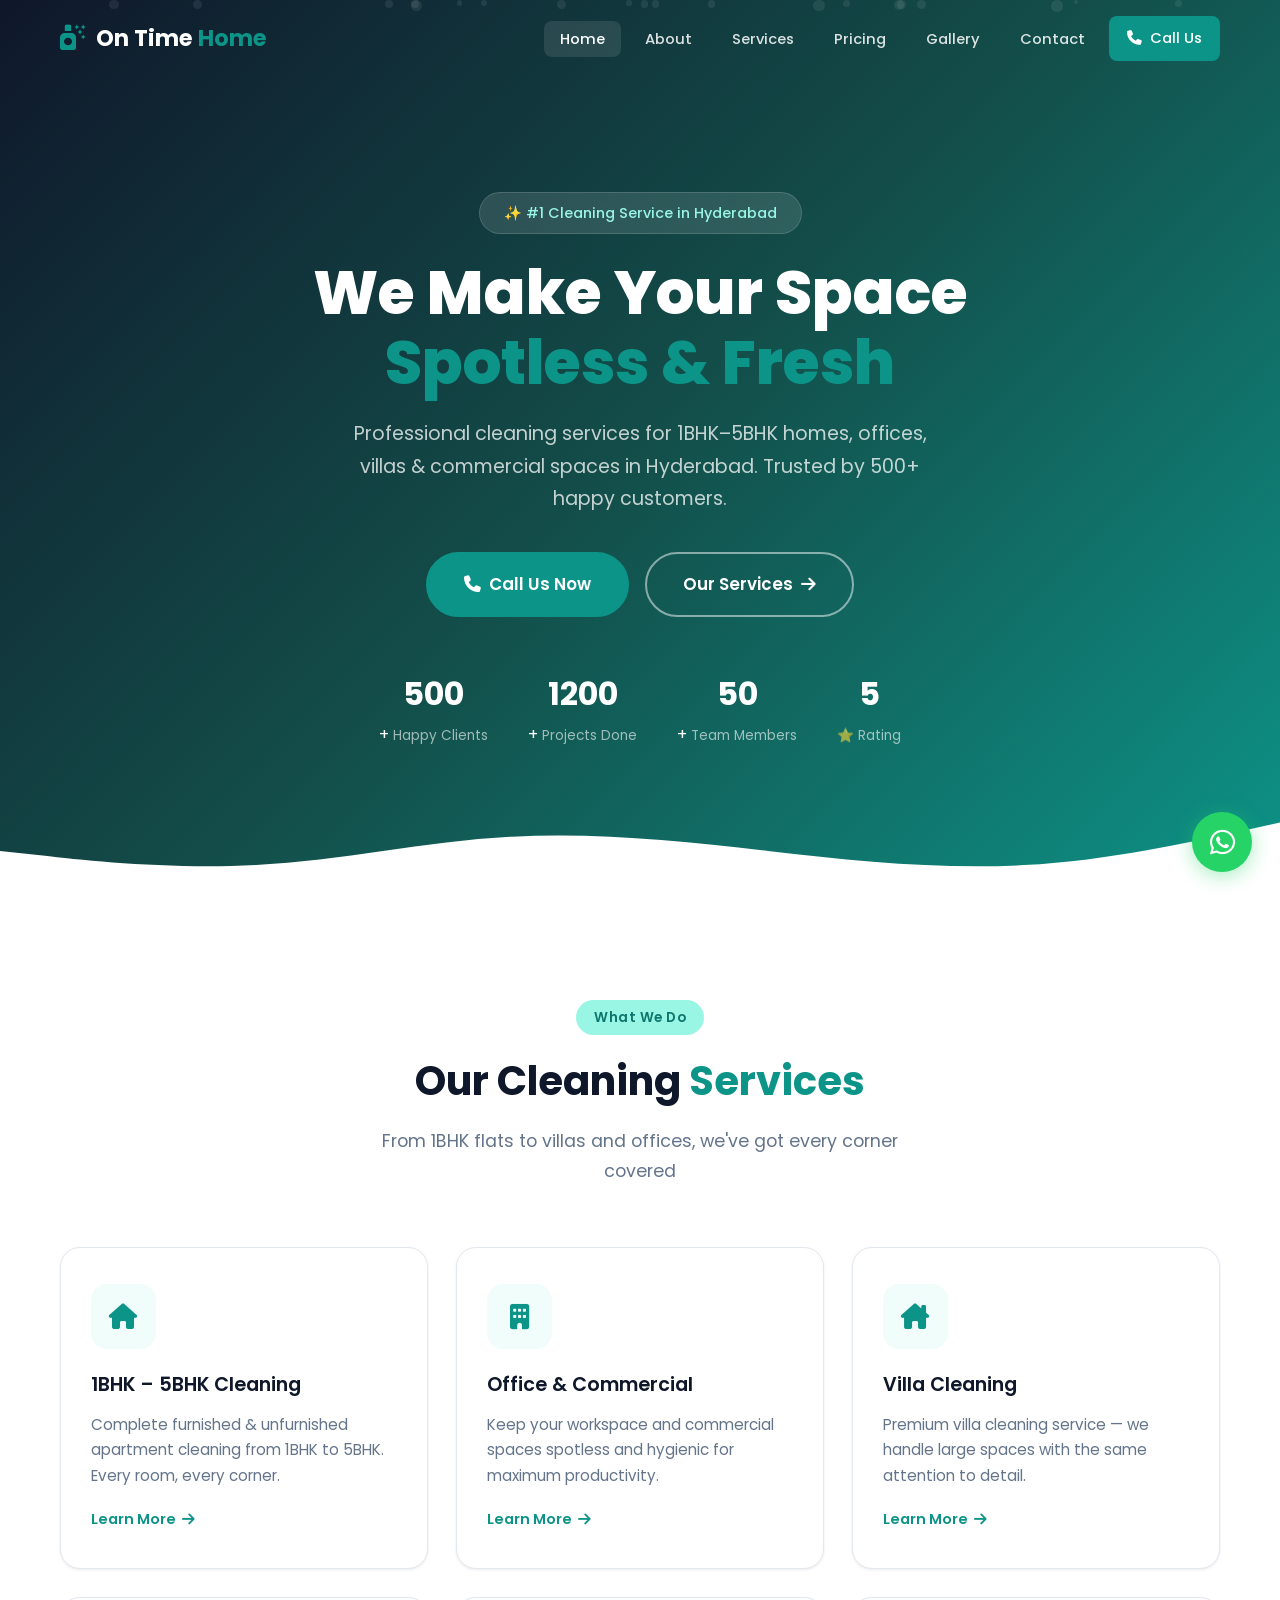
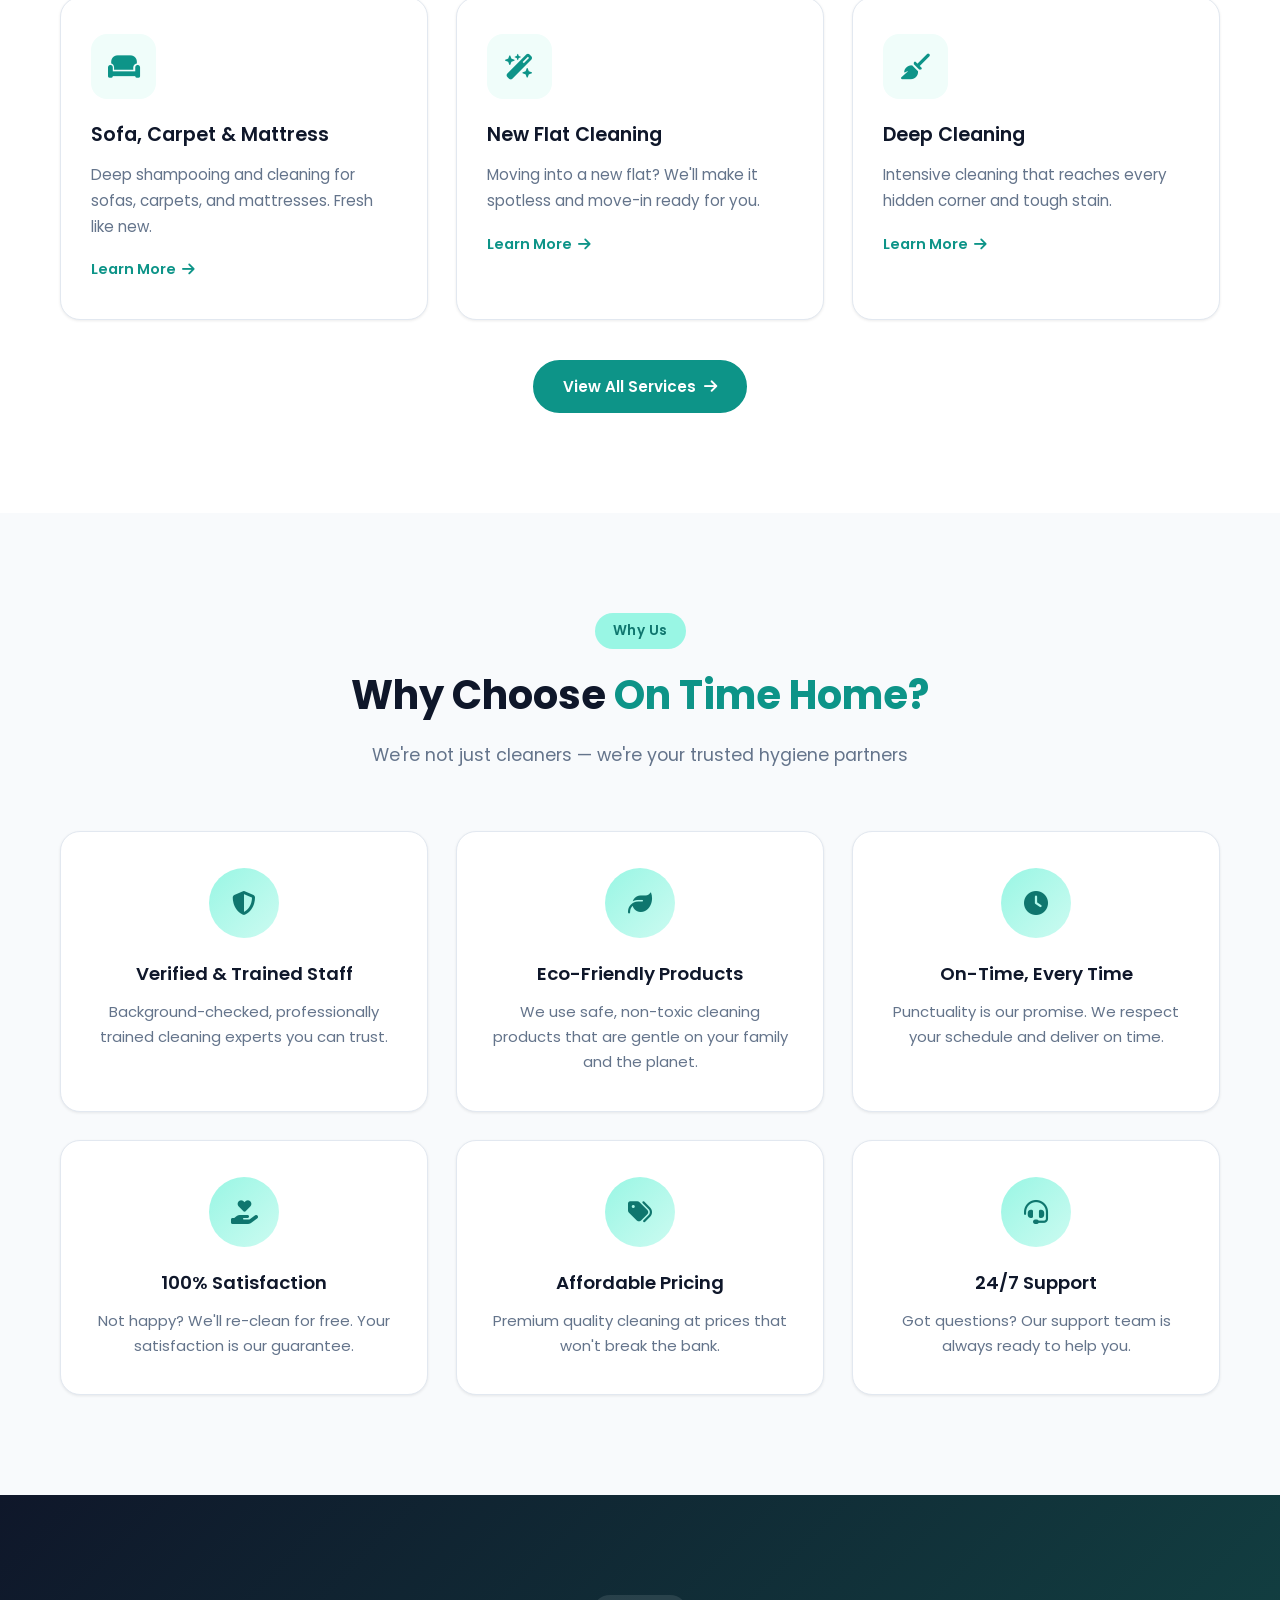
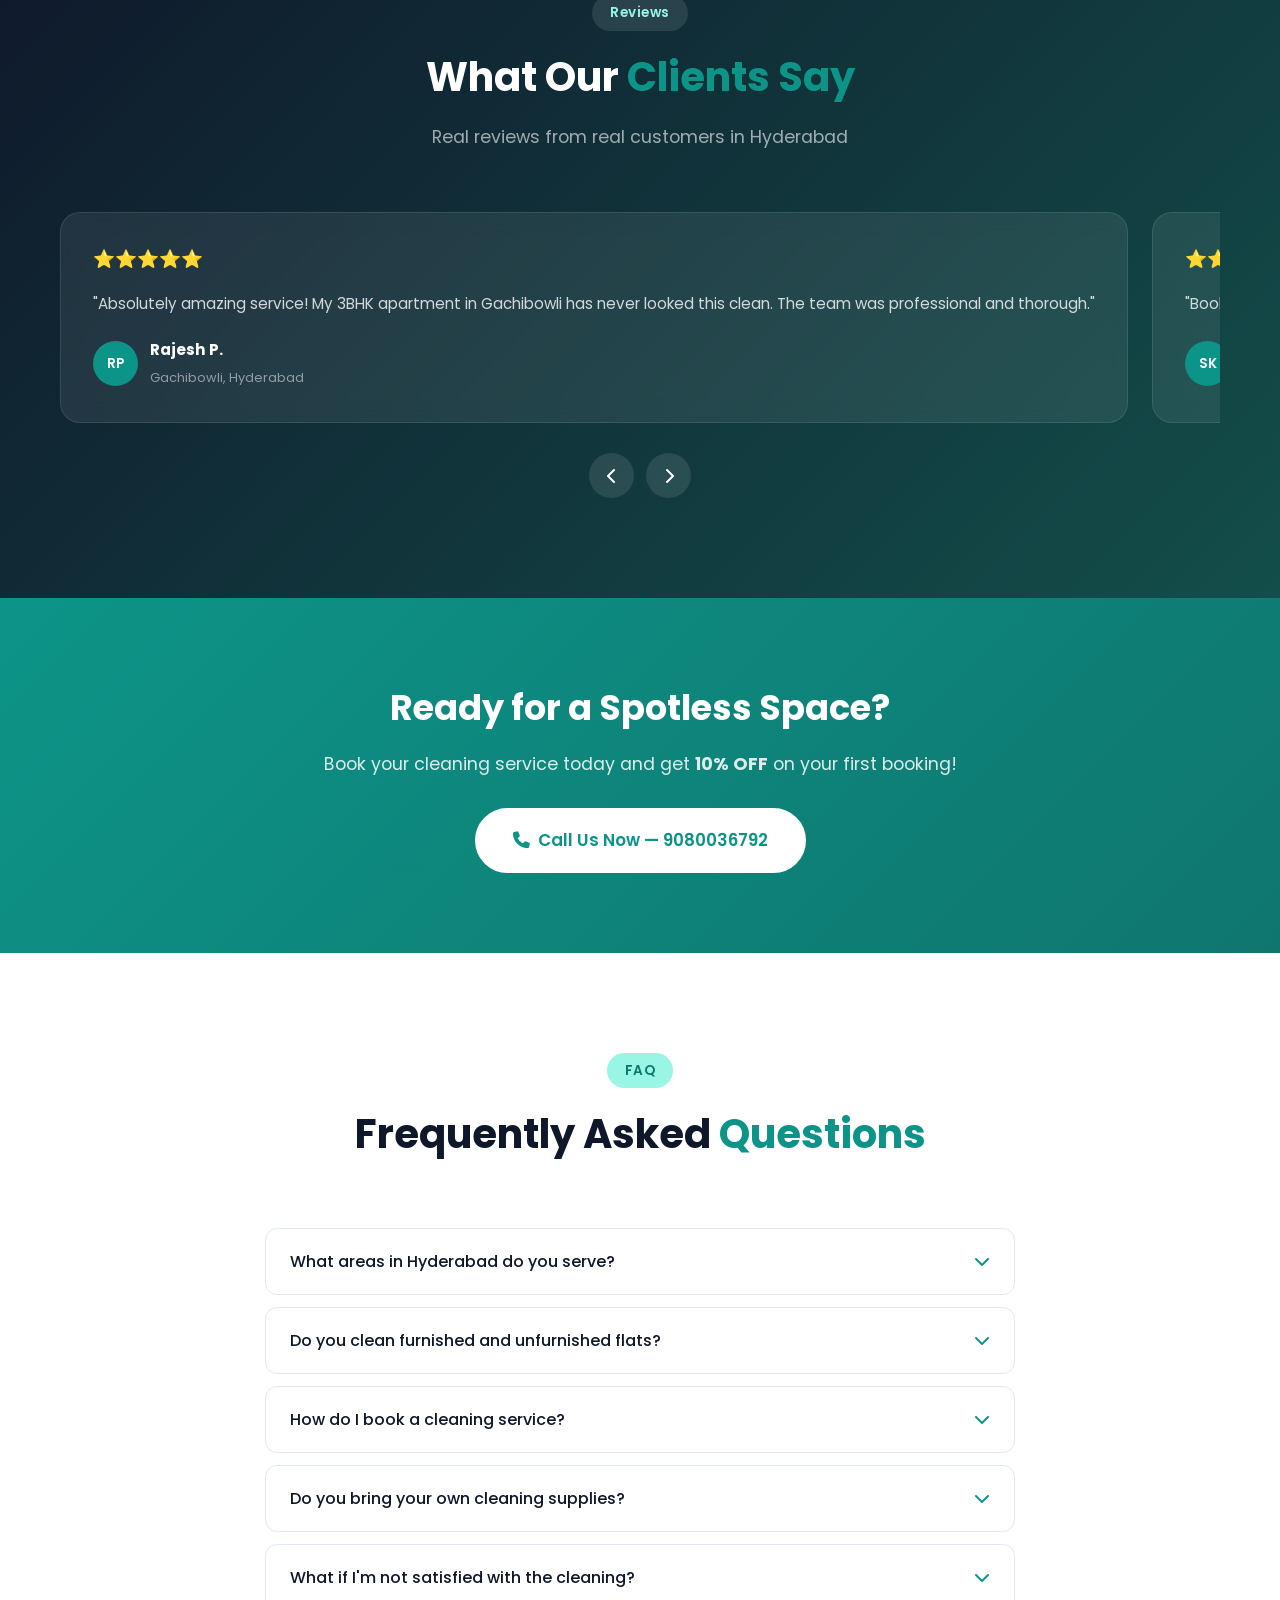
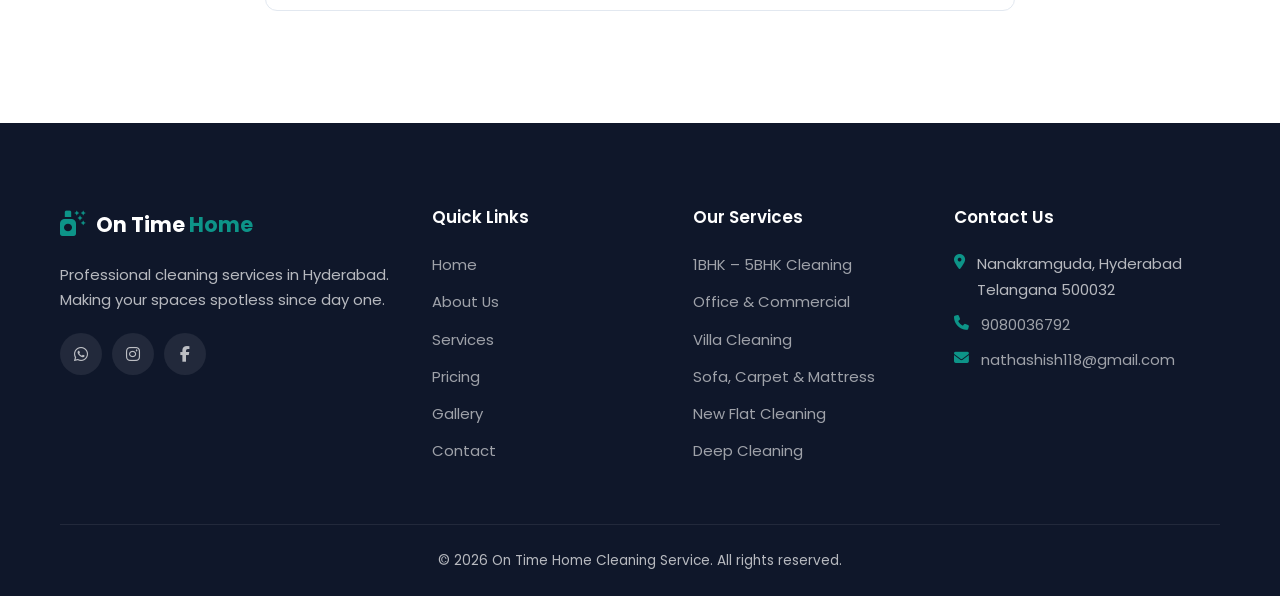
<file: index.html>
<!DOCTYPE html>
<html lang="en">
<head>
    <meta charset="UTF-8">
    <meta name="viewport" content="width=device-width, initial-scale=1.0">
    <meta name="google-site-verification" content="24_GtiYj8ENVlCZCwlo36jen_YjphlPx0ULed3A-d0U" />
    <link rel="icon" type="image/svg+xml" href="favicon.svg">
    <title>On Time Home Cleaning Service | Professional Cleaning in Hyderabad</title>
    <meta name="description" content="On Time Home Cleaning Service - Professional cleaning for 1BHK to 5BHK apartments, villas, offices & commercial spaces in Gachibowli, Nanakramguda, Kondapur, Manikonda, Hyderabad. Call 9080036792.">
    <meta name="keywords" content="cleaning service hyderabad, home cleaning hyderabad, deep cleaning gachibowli, office cleaning nanakramguda, sofa cleaning hyderabad, carpet cleaning hyderabad, mattress cleaning, villa cleaning hyderabad, flat cleaning kondapur, manikonda cleaning service, 1bhk cleaning, 2bhk cleaning, 3bhk cleaning, move in cleaning hyderabad, commercial cleaning hyderabad">
    <meta name="author" content="On Time Home Cleaning Service">
    <meta name="robots" content="index, follow">
    <link rel="canonical" href="https://dream-debugger-dev.github.io/On-Time-Home-Cleaning-Service/">

    <!-- Open Graph (Facebook/WhatsApp sharing) -->
    <meta property="og:title" content="On Time Home Cleaning Service | Hyderabad">
    <meta property="og:description" content="Professional cleaning for homes, offices, villas & commercial spaces in Hyderabad. 1BHK-5BHK, sofa, carpet, mattress cleaning. Call 9080036792.">
    <meta property="og:type" content="website">
    <meta property="og:url" content="https://dream-debugger-dev.github.io/On-Time-Home-Cleaning-Service/">
    <meta property="og:image" content="https://dream-debugger-dev.github.io/On-Time-Home-Cleaning-Service/images/Team.jpeg">

    <!-- Schema.org Structured Data for Google -->
    <script type="application/ld+json">
    {
        "@context": "https://schema.org",
        "@type": "LocalBusiness",
        "name": "On Time Home Cleaning Service",
        "description": "Professional cleaning services for homes, offices, villas and commercial spaces in Hyderabad",
        "url": "https://dream-debugger-dev.github.io/On-Time-Home-Cleaning-Service/",
        "telephone": "+919080036792",
        "email": "nathashish118@gmail.com",
        "address": {
            "@type": "PostalAddress",
            "streetAddress": "Nanakramguda",
            "addressLocality": "Hyderabad",
            "addressRegion": "Telangana",
            "postalCode": "500032",
            "addressCountry": "IN"
        },
        "areaServed": ["Gachibowli", "Nanakramguda", "Manikonda", "Kondapur", "Hyderabad"],
        "priceRange": "₹499 - ₹5999",
        "openingHours": "Mo-Sa 07:00-20:00",
        "aggregateRating": {
            "@type": "AggregateRating",
            "ratingValue": "4.9",
            "reviewCount": "500"
        }
    }
    </script>
    <link rel="stylesheet" href="css/style.css">
    <link rel="stylesheet" href="css/animations.css">
    <link rel="stylesheet" href="https://cdnjs.cloudflare.com/ajax/libs/font-awesome/6.5.1/css/all.min.css">
    <link href="https://fonts.googleapis.com/css2?family=Poppins:wght@300;400;500;600;700;800&display=swap" rel="stylesheet">
</head>
<body>
    <!-- Navbar -->
    <nav class="navbar" id="navbar">
        <div class="container nav-container">
            <a href="index.html" class="logo">
                <span class="logo-icon"><i class="fas fa-spray-can-sparkles"></i></span>
                <span class="logo-text">On Time <span class="highlight">Home</span></span>
            </a>
            <button class="nav-toggle" id="navToggle" aria-label="Toggle navigation">
                <span></span><span></span><span></span>
            </button>
            <ul class="nav-links" id="navLinks">
                <li><a href="index.html" class="active">Home</a></li>
                <li><a href="about.html">About</a></li>
                <li><a href="services.html">Services</a></li>
                <li><a href="pricing.html">Pricing</a></li>
                <li><a href="gallery.html">Gallery</a></li>
                <li><a href="contact.html">Contact</a></li>
                <li><a href="tel:9080036792" class="btn btn-nav"><i class="fas fa-phone"></i> Call Us</a></li>
            </ul>
        </div>
    </nav>

    <!-- Hero Section -->
    <section class="hero">
        <div class="hero-overlay"></div>
        <div class="hero-particles" id="particles"></div>
        <div class="container hero-content">
            <div class="hero-badge fade-in">✨ #1 Cleaning Service in Hyderabad</div>
            <h1 class="fade-in delay-1">We Make Your Space<br><span class="highlight">Spotless & Fresh</span></h1>
            <p class="hero-sub fade-in delay-2">Professional cleaning services for 1BHK–5BHK homes, offices, villas & commercial spaces in Hyderabad. Trusted by 500+ happy customers.</p>
            <div class="hero-btns fade-in delay-3">
                <a href="tel:9080036792" class="btn btn-primary btn-lg"><i class="fas fa-phone"></i> Call Us Now</a>
                <a href="services.html" class="btn btn-outline btn-lg">Our Services <i class="fas fa-arrow-right"></i></a>
            </div>
            <div class="hero-stats fade-in delay-4">
                <div class="stat"><span class="stat-num" data-target="500">0</span>+ <span class="stat-label">Happy Clients</span></div>
                <div class="stat"><span class="stat-num" data-target="1200">0</span>+ <span class="stat-label">Projects Done</span></div>
                <div class="stat"><span class="stat-num" data-target="50">0</span>+ <span class="stat-label">Team Members</span></div>
                <div class="stat"><span class="stat-num" data-target="5">0</span><span class="stat-label">⭐ Rating</span></div>
            </div>
        </div>
        <div class="hero-wave">
            <svg viewBox="0 0 1440 120" preserveAspectRatio="none"><path d="M0,64L48,69.3C96,75,192,85,288,80C384,75,480,53,576,48C672,43,768,53,864,64C960,75,1056,85,1152,80C1248,75,1344,53,1392,42.7L1440,32L1440,120L0,120Z" fill="#ffffff"/></svg>
        </div>
    </section>

    <!-- Services Preview -->
    <section class="section services-preview">
        <div class="container">
            <div class="section-header scroll-reveal">
                <span class="section-tag">What We Do</span>
                <h2>Our Cleaning <span class="highlight">Services</span></h2>
                <p>From 1BHK flats to villas and offices, we've got every corner covered</p>
            </div>
            <div class="services-grid">
                <div class="service-card scroll-reveal">
                    <div class="service-icon"><i class="fas fa-home"></i></div>
                    <h3>1BHK – 5BHK Cleaning</h3>
                    <p>Complete furnished & unfurnished apartment cleaning from 1BHK to 5BHK. Every room, every corner.</p>
                    <a href="services.html" class="service-link">Learn More <i class="fas fa-arrow-right"></i></a>
                </div>
                <div class="service-card scroll-reveal">
                    <div class="service-icon"><i class="fas fa-building"></i></div>
                    <h3>Office & Commercial</h3>
                    <p>Keep your workspace and commercial spaces spotless and hygienic for maximum productivity.</p>
                    <a href="services.html" class="service-link">Learn More <i class="fas fa-arrow-right"></i></a>
                </div>
                <div class="service-card scroll-reveal">
                    <div class="service-icon"><i class="fas fa-house-chimney"></i></div>
                    <h3>Villa Cleaning</h3>
                    <p>Premium villa cleaning service — we handle large spaces with the same attention to detail.</p>
                    <a href="services.html" class="service-link">Learn More <i class="fas fa-arrow-right"></i></a>
                </div>
                <div class="service-card scroll-reveal">
                    <div class="service-icon"><i class="fas fa-couch"></i></div>
                    <h3>Sofa, Carpet & Mattress</h3>
                    <p>Deep shampooing and cleaning for sofas, carpets, and mattresses. Fresh like new.</p>
                    <a href="services.html" class="service-link">Learn More <i class="fas fa-arrow-right"></i></a>
                </div>
                <div class="service-card scroll-reveal">
                    <div class="service-icon"><i class="fas fa-wand-magic-sparkles"></i></div>
                    <h3>New Flat Cleaning</h3>
                    <p>Moving into a new flat? We'll make it spotless and move-in ready for you.</p>
                    <a href="services.html" class="service-link">Learn More <i class="fas fa-arrow-right"></i></a>
                </div>
                <div class="service-card scroll-reveal">
                    <div class="service-icon"><i class="fas fa-broom"></i></div>
                    <h3>Deep Cleaning</h3>
                    <p>Intensive cleaning that reaches every hidden corner and tough stain.</p>
                    <a href="services.html" class="service-link">Learn More <i class="fas fa-arrow-right"></i></a>
                </div>
            </div>
            <div class="text-center mt-4 scroll-reveal">
                <a href="services.html" class="btn btn-primary">View All Services <i class="fas fa-arrow-right"></i></a>
            </div>
        </div>
    </section>

    <!-- Why Choose Us -->
    <section class="section why-us">
        <div class="container">
            <div class="section-header scroll-reveal">
                <span class="section-tag">Why Us</span>
                <h2>Why Choose <span class="highlight">On Time Home?</span></h2>
                <p>We're not just cleaners — we're your trusted hygiene partners</p>
            </div>
            <div class="why-grid">
                <div class="why-card scroll-reveal">
                    <div class="why-icon"><i class="fas fa-shield-halved"></i></div>
                    <h3>Verified & Trained Staff</h3>
                    <p>Background-checked, professionally trained cleaning experts you can trust.</p>
                </div>
                <div class="why-card scroll-reveal">
                    <div class="why-icon"><i class="fas fa-leaf"></i></div>
                    <h3>Eco-Friendly Products</h3>
                    <p>We use safe, non-toxic cleaning products that are gentle on your family and the planet.</p>
                </div>
                <div class="why-card scroll-reveal">
                    <div class="why-icon"><i class="fas fa-clock"></i></div>
                    <h3>On-Time, Every Time</h3>
                    <p>Punctuality is our promise. We respect your schedule and deliver on time.</p>
                </div>
                <div class="why-card scroll-reveal">
                    <div class="why-icon"><i class="fas fa-hand-holding-heart"></i></div>
                    <h3>100% Satisfaction</h3>
                    <p>Not happy? We'll re-clean for free. Your satisfaction is our guarantee.</p>
                </div>
                <div class="why-card scroll-reveal">
                    <div class="why-icon"><i class="fas fa-tags"></i></div>
                    <h3>Affordable Pricing</h3>
                    <p>Premium quality cleaning at prices that won't break the bank.</p>
                </div>
                <div class="why-card scroll-reveal">
                    <div class="why-icon"><i class="fas fa-headset"></i></div>
                    <h3>24/7 Support</h3>
                    <p>Got questions? Our support team is always ready to help you.</p>
                </div>
            </div>
        </div>
    </section>

    <!-- Testimonials -->
    <section class="section testimonials">
        <div class="container">
            <div class="section-header scroll-reveal">
                <span class="section-tag">Reviews</span>
                <h2>What Our <span class="highlight">Clients Say</span></h2>
                <p>Real reviews from real customers in Hyderabad</p>
            </div>
            <div class="testimonial-slider">
                <div class="testimonial-track" id="testimonialTrack">
                    <div class="testimonial-card">
                        <div class="stars">⭐⭐⭐⭐⭐</div>
                        <p>"Absolutely amazing service! My 3BHK apartment in Gachibowli has never looked this clean. The team was professional and thorough."</p>
                        <div class="testimonial-author">
                            <div class="author-avatar">RP</div>
                            <div><strong>Rajesh P.</strong><span>Gachibowli, Hyderabad</span></div>
                        </div>
                    </div>
                    <div class="testimonial-card">
                        <div class="stars">⭐⭐⭐⭐⭐</div>
                        <p>"Booked deep cleaning for my office. They were on time, efficient, and the results were outstanding. Highly recommend!"</p>
                        <div class="testimonial-author">
                            <div class="author-avatar">SK</div>
                            <div><strong>Sneha K.</strong><span>Nanakramguda, Hyderabad</span></div>
                        </div>
                    </div>
                    <div class="testimonial-card">
                        <div class="stars">⭐⭐⭐⭐⭐</div>
                        <p>"Best sofa and carpet cleaning service in Hyderabad! My carpets look brand new. Very affordable pricing too."</p>
                        <div class="testimonial-author">
                            <div class="author-avatar">AM</div>
                            <div><strong>Arjun M.</strong><span>Kondapur, Hyderabad</span></div>
                        </div>
                    </div>
                    <div class="testimonial-card">
                        <div class="stars">⭐⭐⭐⭐⭐</div>
                        <p>"Got my new flat cleaned before moving in. The place was sparkling! Great team from On Time Home."</p>
                        <div class="testimonial-author">
                            <div class="author-avatar">PD</div>
                            <div><strong>Priya D.</strong><span>Manikonda, Hyderabad</span></div>
                        </div>
                    </div>
                </div>
                <div class="testimonial-nav">
                    <button class="test-prev" id="testPrev"><i class="fas fa-chevron-left"></i></button>
                    <button class="test-next" id="testNext"><i class="fas fa-chevron-right"></i></button>
                </div>
            </div>
        </div>
    </section>

    <!-- CTA Banner -->
    <section class="cta-banner">
        <div class="container">
            <div class="cta-content scroll-reveal">
                <h2>Ready for a Spotless Space?</h2>
                <p>Book your cleaning service today and get <strong>10% OFF</strong> on your first booking!</p>
                <a href="tel:9080036792" class="btn btn-white btn-lg"><i class="fas fa-phone"></i> Call Us Now — 9080036792</a>
            </div>
        </div>
    </section>

    <!-- FAQ Preview -->
    <section class="section faq-section">
        <div class="container">
            <div class="section-header scroll-reveal">
                <span class="section-tag">FAQ</span>
                <h2>Frequently Asked <span class="highlight">Questions</span></h2>
            </div>
            <div class="faq-list">
                <div class="faq-item scroll-reveal">
                    <button class="faq-question">What areas in Hyderabad do you serve? <i class="fas fa-chevron-down"></i></button>
                    <div class="faq-answer"><p>We serve Gachibowli, Nanakramguda, Manikonda, Kondapur, and surrounding areas in Hyderabad.</p></div>
                </div>
                <div class="faq-item scroll-reveal">
                    <button class="faq-question">Do you clean furnished and unfurnished flats? <i class="fas fa-chevron-down"></i></button>
                    <div class="faq-answer"><p>Yes! We clean both furnished and unfurnished apartments from 1BHK to 5BHK, as well as new flats, villas, and commercial spaces.</p></div>
                </div>
                <div class="faq-item scroll-reveal">
                    <button class="faq-question">How do I book a cleaning service? <i class="fas fa-chevron-down"></i></button>
                    <div class="faq-answer"><p>Simply call or WhatsApp us at 9080036792 or fill out the contact form on our website. We'll schedule a convenient time for you.</p></div>
                </div>
                <div class="faq-item scroll-reveal">
                    <button class="faq-question">Do you bring your own cleaning supplies? <i class="fas fa-chevron-down"></i></button>
                    <div class="faq-answer"><p>Yes! We bring all necessary cleaning equipment and eco-friendly products. You don't need to provide anything.</p></div>
                </div>
                <div class="faq-item scroll-reveal">
                    <button class="faq-question">What if I'm not satisfied with the cleaning? <i class="fas fa-chevron-down"></i></button>
                    <div class="faq-answer"><p>We offer a 100% satisfaction guarantee. If you're not happy with our service, we'll re-clean at no extra cost.</p></div>
                </div>
            </div>
        </div>
    </section>

    <!-- Footer -->
    <footer class="footer">
        <div class="container">
            <div class="footer-grid">
                <div class="footer-col">
                    <div class="footer-logo">
                        <span class="logo-icon"><i class="fas fa-spray-can-sparkles"></i></span>
                        <span class="logo-text">On Time <span class="highlight">Home</span></span>
                    </div>
                    <p>Professional cleaning services in Hyderabad. Making your spaces spotless since day one.</p>
                    <div class="social-links">
                        <a href="https://wa.me/919080036792" target="_blank" aria-label="WhatsApp"><i class="fab fa-whatsapp"></i></a>
                        <a href="#" aria-label="Instagram"><i class="fab fa-instagram"></i></a>
                        <a href="#" aria-label="Facebook"><i class="fab fa-facebook-f"></i></a>
                    </div>
                </div>
                <div class="footer-col">
                    <h4>Quick Links</h4>
                    <ul>
                        <li><a href="index.html">Home</a></li>
                        <li><a href="about.html">About Us</a></li>
                        <li><a href="services.html">Services</a></li>
                        <li><a href="pricing.html">Pricing</a></li>
                        <li><a href="gallery.html">Gallery</a></li>
                        <li><a href="contact.html">Contact</a></li>
                    </ul>
                </div>
                <div class="footer-col">
                    <h4>Our Services</h4>
                    <ul>
                        <li><a href="services.html">1BHK – 5BHK Cleaning</a></li>
                        <li><a href="services.html">Office & Commercial</a></li>
                        <li><a href="services.html">Villa Cleaning</a></li>
                        <li><a href="services.html">Sofa, Carpet & Mattress</a></li>
                        <li><a href="services.html">New Flat Cleaning</a></li>
                        <li><a href="services.html">Deep Cleaning</a></li>
                    </ul>
                </div>
                <div class="footer-col">
                    <h4>Contact Us</h4>
                    <ul class="contact-info">
                        <li><i class="fas fa-map-marker-alt"></i> Nanakramguda, Hyderabad<br>Telangana 500032</li>
                        <li><i class="fas fa-phone"></i> <a href="tel:9080036792">9080036792</a></li>
                        <li><i class="fas fa-envelope"></i> <a href="mailto:nathashish118@gmail.com">nathashish118@gmail.com</a></li>
                    </ul>
                </div>
            </div>
            <div class="footer-bottom">
                <p>&copy; 2026 On Time Home Cleaning Service. All rights reserved.</p>
            </div>
        </div>
    </footer>

    <!-- WhatsApp Float -->
    <a href="https://wa.me/919080036792" class="whatsapp-float" target="_blank" aria-label="Chat on WhatsApp">
        <i class="fab fa-whatsapp"></i>
    </a>

    <script src="js/main.js"></script>
</body>
</html>
</file>
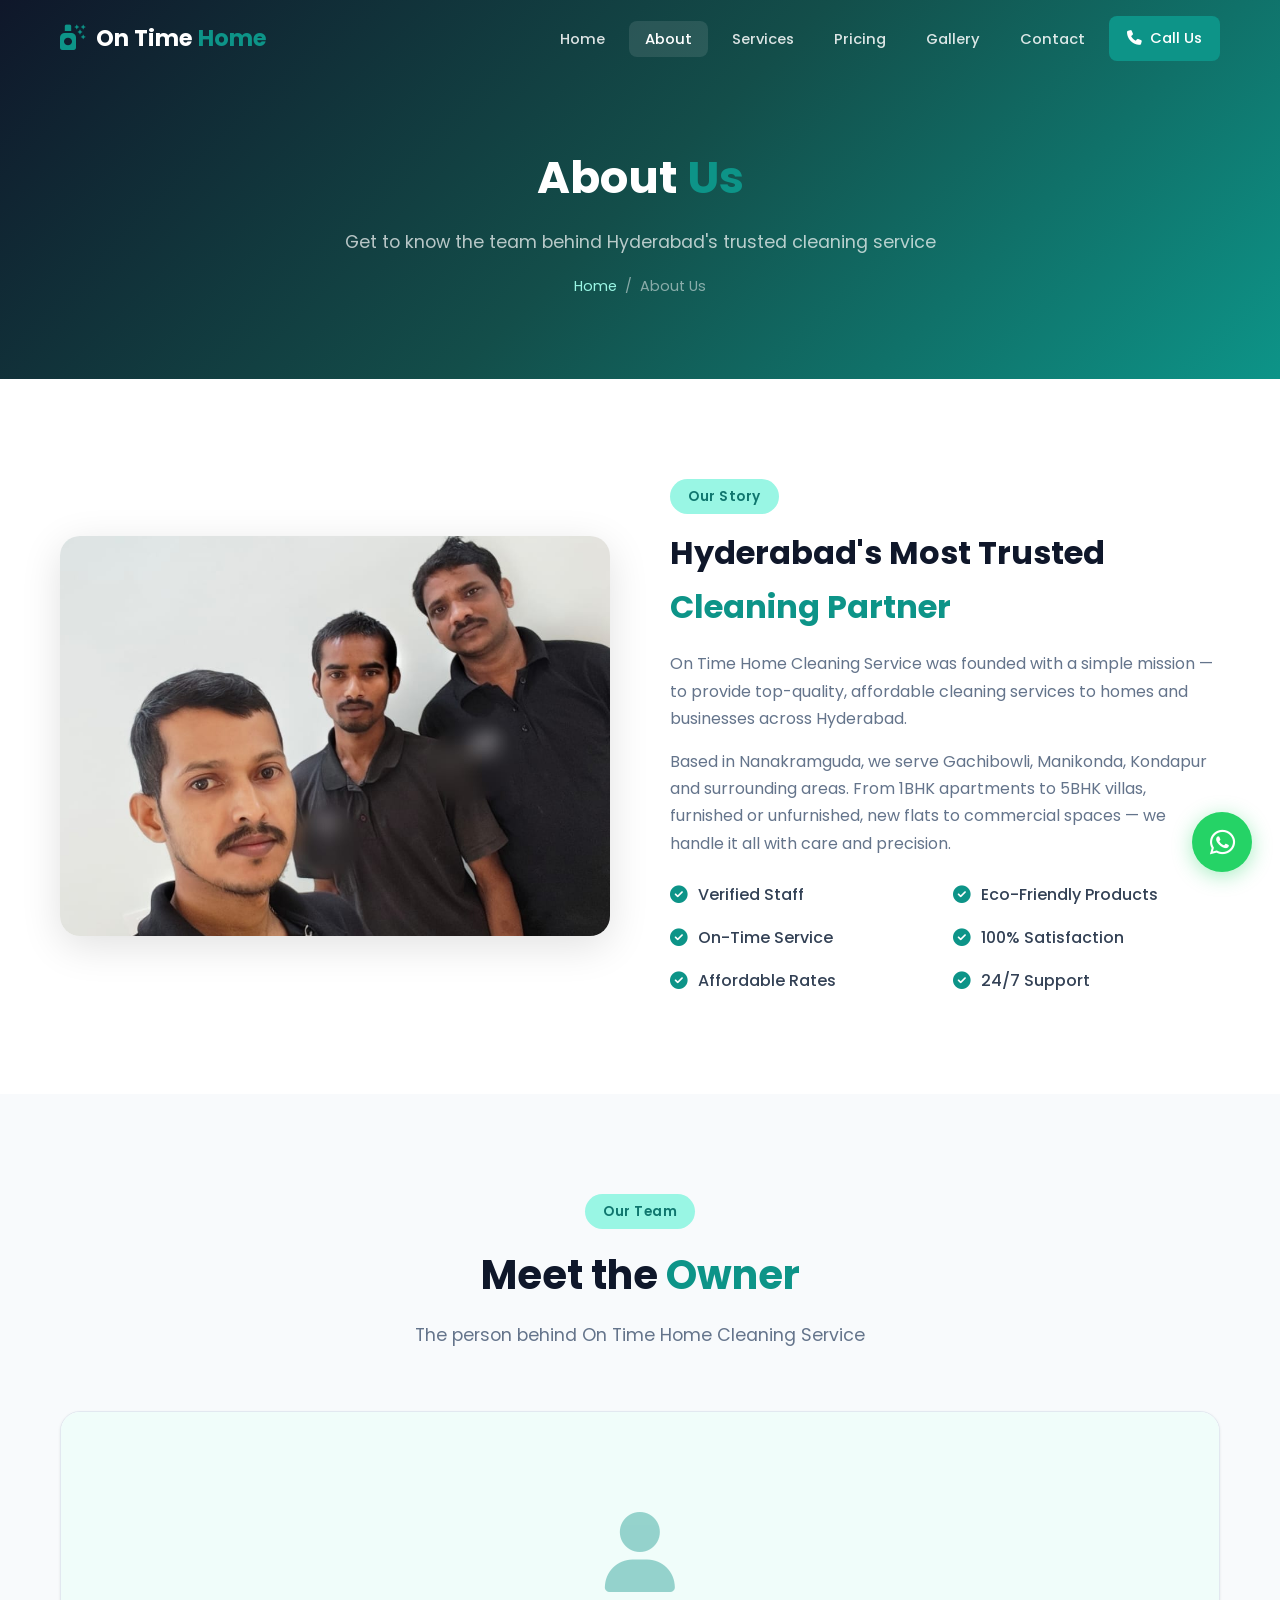
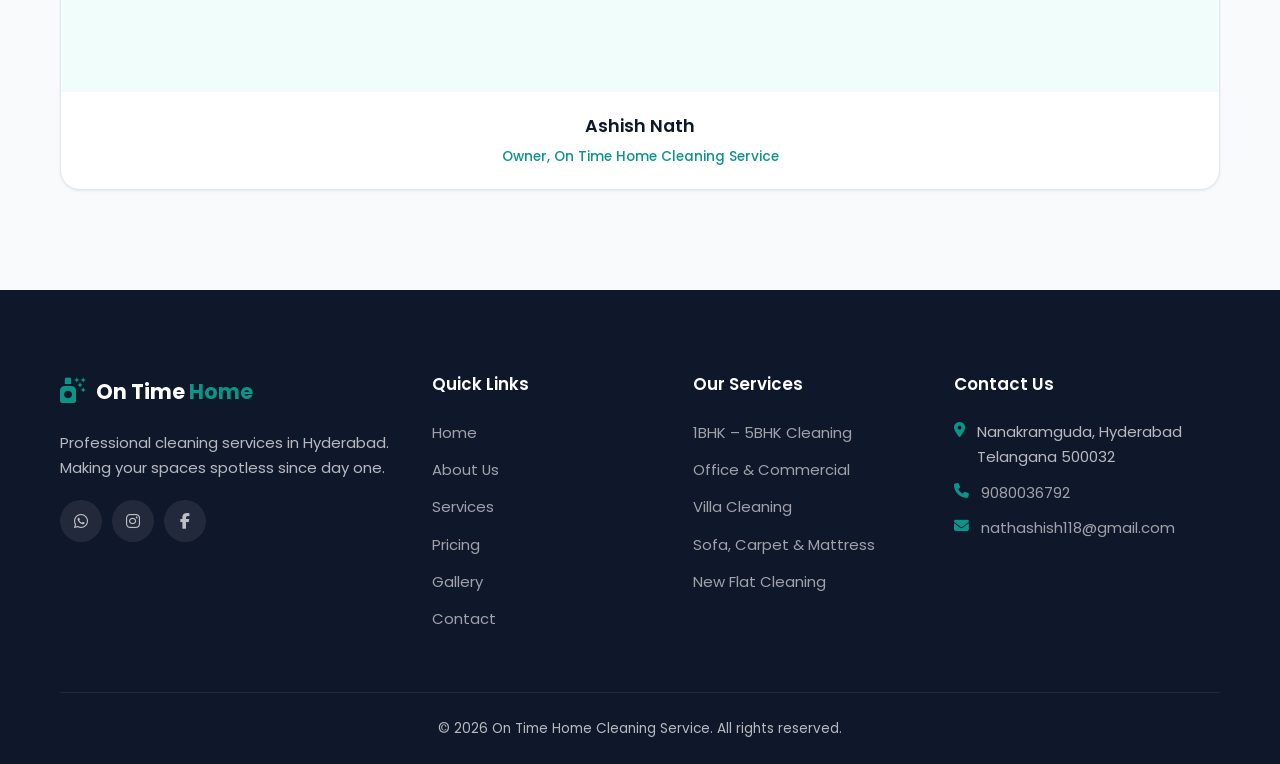
<file: about.html>
<!DOCTYPE html>
<html lang="en">
<head>
    <meta charset="UTF-8">
    <meta name="viewport" content="width=device-width, initial-scale=1.0">
    <link rel="icon" type="image/svg+xml" href="favicon.svg">
    <title>About Us | On Time Home Cleaning Service</title>
    <link rel="stylesheet" href="css/style.css">
    <link rel="stylesheet" href="css/animations.css">
    <link rel="stylesheet" href="https://cdnjs.cloudflare.com/ajax/libs/font-awesome/6.5.1/css/all.min.css">
    <link href="https://fonts.googleapis.com/css2?family=Poppins:wght@300;400;500;600;700;800&display=swap" rel="stylesheet">
</head>
<body>
    <nav class="navbar scrolled" id="navbar">
        <div class="container nav-container">
            <a href="index.html" class="logo"><span class="logo-icon"><i class="fas fa-spray-can-sparkles"></i></span><span class="logo-text">On Time <span class="highlight">Home</span></span></a>
            <button class="nav-toggle" id="navToggle" aria-label="Toggle navigation"><span></span><span></span><span></span></button>
            <ul class="nav-links" id="navLinks">
                <li><a href="index.html">Home</a></li>
                <li><a href="about.html" class="active">About</a></li>
                <li><a href="services.html">Services</a></li>
                <li><a href="pricing.html">Pricing</a></li>
                <li><a href="gallery.html">Gallery</a></li>
                <li><a href="contact.html">Contact</a></li>
                <li><a href="tel:9080036792" class="btn btn-nav"><i class="fas fa-phone"></i> Call Us</a></li>
            </ul>
        </div>
    </nav>

    <section class="page-header">
        <div class="container">
            <h1>About <span class="highlight">Us</span></h1>
            <p>Get to know the team behind Hyderabad's trusted cleaning service</p>
            <div class="breadcrumb"><a href="index.html">Home</a> / <span>About Us</span></div>
        </div>
    </section>

    <section class="section">
        <div class="container">
            <div class="about-intro">
                <div class="about-img scroll-reveal">
                    <img src="images/Team.jpeg" alt="On Time Home Cleaning Team">
                </div>
                <div class="about-text scroll-reveal">
                    <span class="section-tag">Our Story</span>
                    <h2>Hyderabad's Most Trusted <span class="highlight">Cleaning Partner</span></h2>
                    <p>On Time Home Cleaning Service was founded with a simple mission — to provide top-quality, affordable cleaning services to homes and businesses across Hyderabad.</p>
                    <p>Based in Nanakramguda, we serve Gachibowli, Manikonda, Kondapur and surrounding areas. From 1BHK apartments to 5BHK villas, furnished or unfurnished, new flats to commercial spaces — we handle it all with care and precision.</p>
                    <div class="about-features">
                        <div class="about-feature"><i class="fas fa-check-circle"></i> Verified Staff</div>
                        <div class="about-feature"><i class="fas fa-check-circle"></i> Eco-Friendly Products</div>
                        <div class="about-feature"><i class="fas fa-check-circle"></i> On-Time Service</div>
                        <div class="about-feature"><i class="fas fa-check-circle"></i> 100% Satisfaction</div>
                        <div class="about-feature"><i class="fas fa-check-circle"></i> Affordable Rates</div>
                        <div class="about-feature"><i class="fas fa-check-circle"></i> 24/7 Support</div>
                    </div>
                </div>
            </div>
        </div>
    </section>

    <section class="section" style="background: var(--gray-50);">
        <div class="container">
            <div class="section-header scroll-reveal">
                <span class="section-tag">Our Team</span>
                <h2>Meet the <span class="highlight">Owner</span></h2>
                <p>The person behind On Time Home Cleaning Service</p>
            </div>
            <div class="team-grid" style="justify-content:center;">
                <div class="team-card scroll-reveal">
                    <div style="width:100%;height:280px;background:var(--light);display:flex;align-items:center;justify-content:center;"><i class="fas fa-user" style="font-size:5rem;color:var(--primary);opacity:0.4;"></i></div>
                    <div class="team-info"><h3>Ashish Nath</h3><span>Owner, On Time Home Cleaning Service</span></div>
                </div>
            </div>
        </div>
    </section>

    <footer class="footer">
        <div class="container">
            <div class="footer-grid">
                <div class="footer-col">
                    <div class="footer-logo"><span class="logo-icon"><i class="fas fa-spray-can-sparkles"></i></span><span class="logo-text">On Time <span class="highlight">Home</span></span></div>
                    <p>Professional cleaning services in Hyderabad. Making your spaces spotless since day one.</p>
                    <div class="social-links"><a href="https://wa.me/919080036792" target="_blank" aria-label="WhatsApp"><i class="fab fa-whatsapp"></i></a><a href="#" aria-label="Instagram"><i class="fab fa-instagram"></i></a><a href="#" aria-label="Facebook"><i class="fab fa-facebook-f"></i></a></div>
                </div>
                <div class="footer-col"><h4>Quick Links</h4><ul><li><a href="index.html">Home</a></li><li><a href="about.html">About Us</a></li><li><a href="services.html">Services</a></li><li><a href="pricing.html">Pricing</a></li><li><a href="gallery.html">Gallery</a></li><li><a href="contact.html">Contact</a></li></ul></div>
                <div class="footer-col"><h4>Our Services</h4><ul><li><a href="services.html">1BHK – 5BHK Cleaning</a></li><li><a href="services.html">Office & Commercial</a></li><li><a href="services.html">Villa Cleaning</a></li><li><a href="services.html">Sofa, Carpet & Mattress</a></li><li><a href="services.html">New Flat Cleaning</a></li></ul></div>
                <div class="footer-col"><h4>Contact Us</h4><ul class="contact-info"><li><i class="fas fa-map-marker-alt"></i> Nanakramguda, Hyderabad<br>Telangana 500032</li><li><i class="fas fa-phone"></i> <a href="tel:9080036792">9080036792</a></li><li><i class="fas fa-envelope"></i> <a href="mailto:nathashish118@gmail.com">nathashish118@gmail.com</a></li></ul></div>
            </div>
            <div class="footer-bottom"><p>&copy; 2026 On Time Home Cleaning Service. All rights reserved.</p></div>
        </div>
    </footer>
    <a href="https://wa.me/919080036792" class="whatsapp-float" target="_blank" aria-label="Chat on WhatsApp"><i class="fab fa-whatsapp"></i></a>
    <script src="js/main.js"></script>
</body>
</html>
</file>
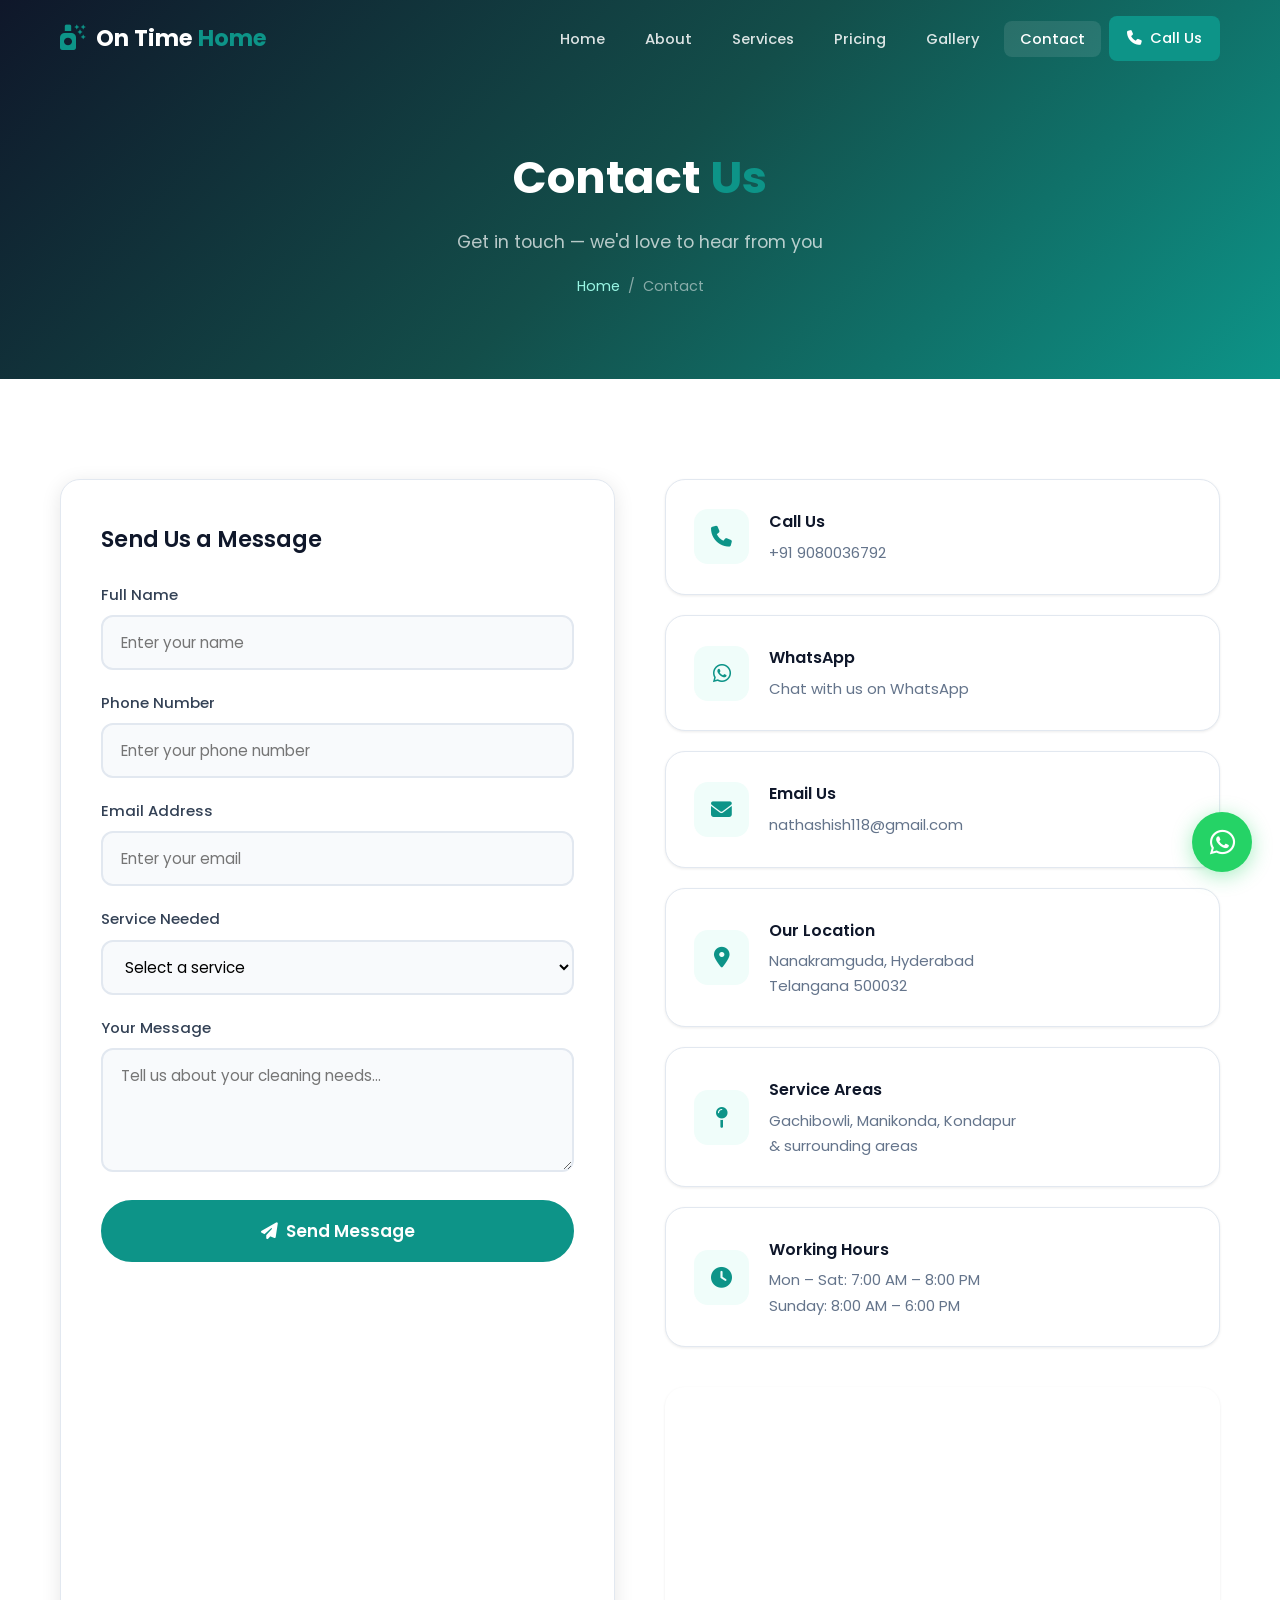
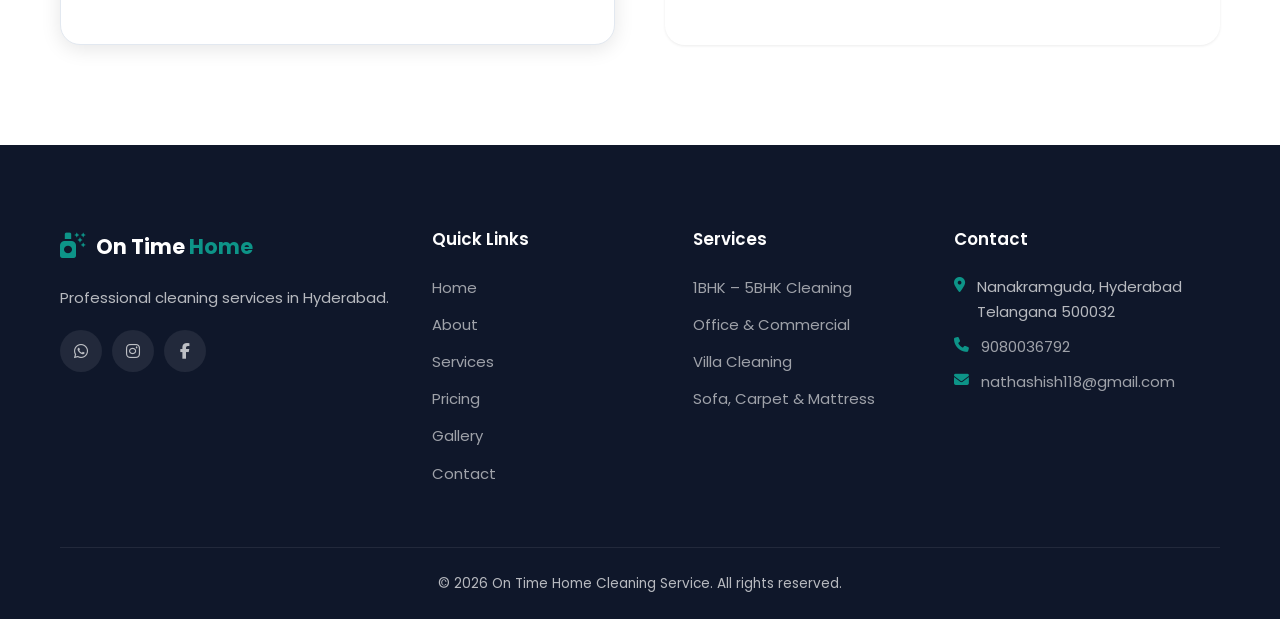
<file: contact.html>
<!DOCTYPE html>
<html lang="en">
<head>
    <meta charset="UTF-8">
    <meta name="viewport" content="width=device-width, initial-scale=1.0">
    <link rel="icon" type="image/svg+xml" href="favicon.svg">
    <title>Contact | On Time Home Cleaning Service</title>
    <link rel="stylesheet" href="css/style.css">
    <link rel="stylesheet" href="css/animations.css">
    <link rel="stylesheet" href="https://cdnjs.cloudflare.com/ajax/libs/font-awesome/6.5.1/css/all.min.css">
    <link href="https://fonts.googleapis.com/css2?family=Poppins:wght@300;400;500;600;700;800&display=swap" rel="stylesheet">
</head>
<body>
    <nav class="navbar scrolled" id="navbar">
        <div class="container nav-container">
            <a href="index.html" class="logo"><span class="logo-icon"><i class="fas fa-spray-can-sparkles"></i></span><span class="logo-text">On Time <span class="highlight">Home</span></span></a>
            <button class="nav-toggle" id="navToggle" aria-label="Toggle navigation"><span></span><span></span><span></span></button>
            <ul class="nav-links" id="navLinks">
                <li><a href="index.html">Home</a></li>
                <li><a href="about.html">About</a></li>
                <li><a href="services.html">Services</a></li>
                <li><a href="pricing.html">Pricing</a></li>
                <li><a href="gallery.html">Gallery</a></li>
                <li><a href="contact.html" class="active">Contact</a></li>
                <li><a href="tel:9080036792" class="btn btn-nav"><i class="fas fa-phone"></i> Call Us</a></li>
            </ul>
        </div>
    </nav>

    <section class="page-header">
        <div class="container">
            <h1>Contact <span class="highlight">Us</span></h1>
            <p>Get in touch — we'd love to hear from you</p>
            <div class="breadcrumb"><a href="index.html">Home</a> / <span>Contact</span></div>
        </div>
    </section>

    <section class="section">
        <div class="container">
            <div class="contact-grid">
                <div class="contact-form scroll-reveal">
                    <h3 style="font-size:1.4rem;font-weight:600;color:var(--gray-900);margin-bottom:24px;">Send Us a Message</h3>
                    <form id="contactForm">
                        <div class="form-group">
                            <label for="name">Full Name</label>
                            <input type="text" id="name" name="name" placeholder="Enter your name" required>
                        </div>
                        <div class="form-group">
                            <label for="phone">Phone Number</label>
                            <input type="tel" id="phone" name="phone" placeholder="Enter your phone number" required>
                        </div>
                        <div class="form-group">
                            <label for="email">Email Address</label>
                            <input type="email" id="email" name="email" placeholder="Enter your email">
                        </div>
                        <div class="form-group">
                            <label for="service">Service Needed</label>
                            <select id="service" name="service">
                                <option value="">Select a service</option>
                                <option value="1bhk">1BHK Cleaning</option>
                                <option value="2bhk">2BHK Cleaning</option>
                                <option value="3bhk">3BHK Cleaning</option>
                                <option value="4bhk">4BHK Cleaning</option>
                                <option value="5bhk">5BHK Cleaning</option>
                                <option value="newflat">New Flat Cleaning</option>
                                <option value="office">Office & Commercial</option>
                                <option value="villa">Villa Cleaning</option>
                                <option value="sofa">Sofa / Carpet / Mattress</option>
                                <option value="other">Other</option>
                            </select>
                        </div>
                        <div class="form-group">
                            <label for="message">Your Message</label>
                            <textarea id="message" name="message" placeholder="Tell us about your cleaning needs..." rows="4"></textarea>
                        </div>
                        <button type="submit" class="btn btn-primary btn-lg" style="width:100%;justify-content:center;">
                            <i class="fas fa-paper-plane"></i> Send Message
                        </button>
                    </form>
                </div>

                <div class="contact-info-cards scroll-reveal">
                    <div class="contact-info-card">
                        <div class="icon"><i class="fas fa-phone"></i></div>
                        <div><h4>Call Us</h4><a href="tel:9080036792">+91 9080036792</a></div>
                    </div>
                    <div class="contact-info-card">
                        <div class="icon"><i class="fab fa-whatsapp"></i></div>
                        <div><h4>WhatsApp</h4><a href="https://wa.me/919080036792">Chat with us on WhatsApp</a></div>
                    </div>
                    <div class="contact-info-card">
                        <div class="icon"><i class="fas fa-envelope"></i></div>
                        <div><h4>Email Us</h4><a href="mailto:nathashish118@gmail.com">nathashish118@gmail.com</a></div>
                    </div>
                    <div class="contact-info-card">
                        <div class="icon"><i class="fas fa-map-marker-alt"></i></div>
                        <div><h4>Our Location</h4><p>Nanakramguda, Hyderabad<br>Telangana 500032</p></div>
                    </div>
                    <div class="contact-info-card">
                        <div class="icon"><i class="fas fa-map-pin"></i></div>
                        <div><h4>Service Areas</h4><p>Gachibowli, Manikonda, Kondapur<br>& surrounding areas</p></div>
                    </div>
                    <div class="contact-info-card">
                        <div class="icon"><i class="fas fa-clock"></i></div>
                        <div><h4>Working Hours</h4><p>Mon – Sat: 7:00 AM – 8:00 PM<br>Sunday: 8:00 AM – 6:00 PM</p></div>
                    </div>

                    <div class="map-container">
                        <iframe src="https://www.google.com/maps/embed?pb=!1m17!1m12!1m3!1d3807.0!2d78.34837840867121!3d17.420214205371856!2m3!1f0!2f0!3f0!3m2!1i1024!2i768!4f13.1!3m2!1m1!2zMTfCsDI1JzEyLjgiTiA3OMKwMjAnNTQuMiJF!5e0!3m2!1sen!2sin!4v1" allowfullscreen="" loading="lazy" title="Our Location - Nanakramguda, Hyderabad"></iframe>
                    </div>
                </div>
            </div>
        </div>
    </section>

    <footer class="footer">
        <div class="container">
            <div class="footer-grid">
                <div class="footer-col"><div class="footer-logo"><span class="logo-icon"><i class="fas fa-spray-can-sparkles"></i></span><span class="logo-text">On Time <span class="highlight">Home</span></span></div><p>Professional cleaning services in Hyderabad.</p><div class="social-links"><a href="https://wa.me/919080036792" target="_blank" aria-label="WhatsApp"><i class="fab fa-whatsapp"></i></a><a href="#" aria-label="Instagram"><i class="fab fa-instagram"></i></a><a href="#" aria-label="Facebook"><i class="fab fa-facebook-f"></i></a></div></div>
                <div class="footer-col"><h4>Quick Links</h4><ul><li><a href="index.html">Home</a></li><li><a href="about.html">About</a></li><li><a href="services.html">Services</a></li><li><a href="pricing.html">Pricing</a></li><li><a href="gallery.html">Gallery</a></li><li><a href="contact.html">Contact</a></li></ul></div>
                <div class="footer-col"><h4>Services</h4><ul><li><a href="services.html">1BHK – 5BHK Cleaning</a></li><li><a href="services.html">Office & Commercial</a></li><li><a href="services.html">Villa Cleaning</a></li><li><a href="services.html">Sofa, Carpet & Mattress</a></li></ul></div>
                <div class="footer-col"><h4>Contact</h4><ul class="contact-info"><li><i class="fas fa-map-marker-alt"></i> Nanakramguda, Hyderabad<br>Telangana 500032</li><li><i class="fas fa-phone"></i> <a href="tel:9080036792">9080036792</a></li><li><i class="fas fa-envelope"></i> <a href="mailto:nathashish118@gmail.com">nathashish118@gmail.com</a></li></ul></div>
            </div>
            <div class="footer-bottom"><p>&copy; 2026 On Time Home Cleaning Service. All rights reserved.</p></div>
        </div>
    </footer>
    <a href="https://wa.me/919080036792" class="whatsapp-float" target="_blank" aria-label="Chat on WhatsApp"><i class="fab fa-whatsapp"></i></a>
    <script src="js/main.js"></script>
</body>
</html>
</file>
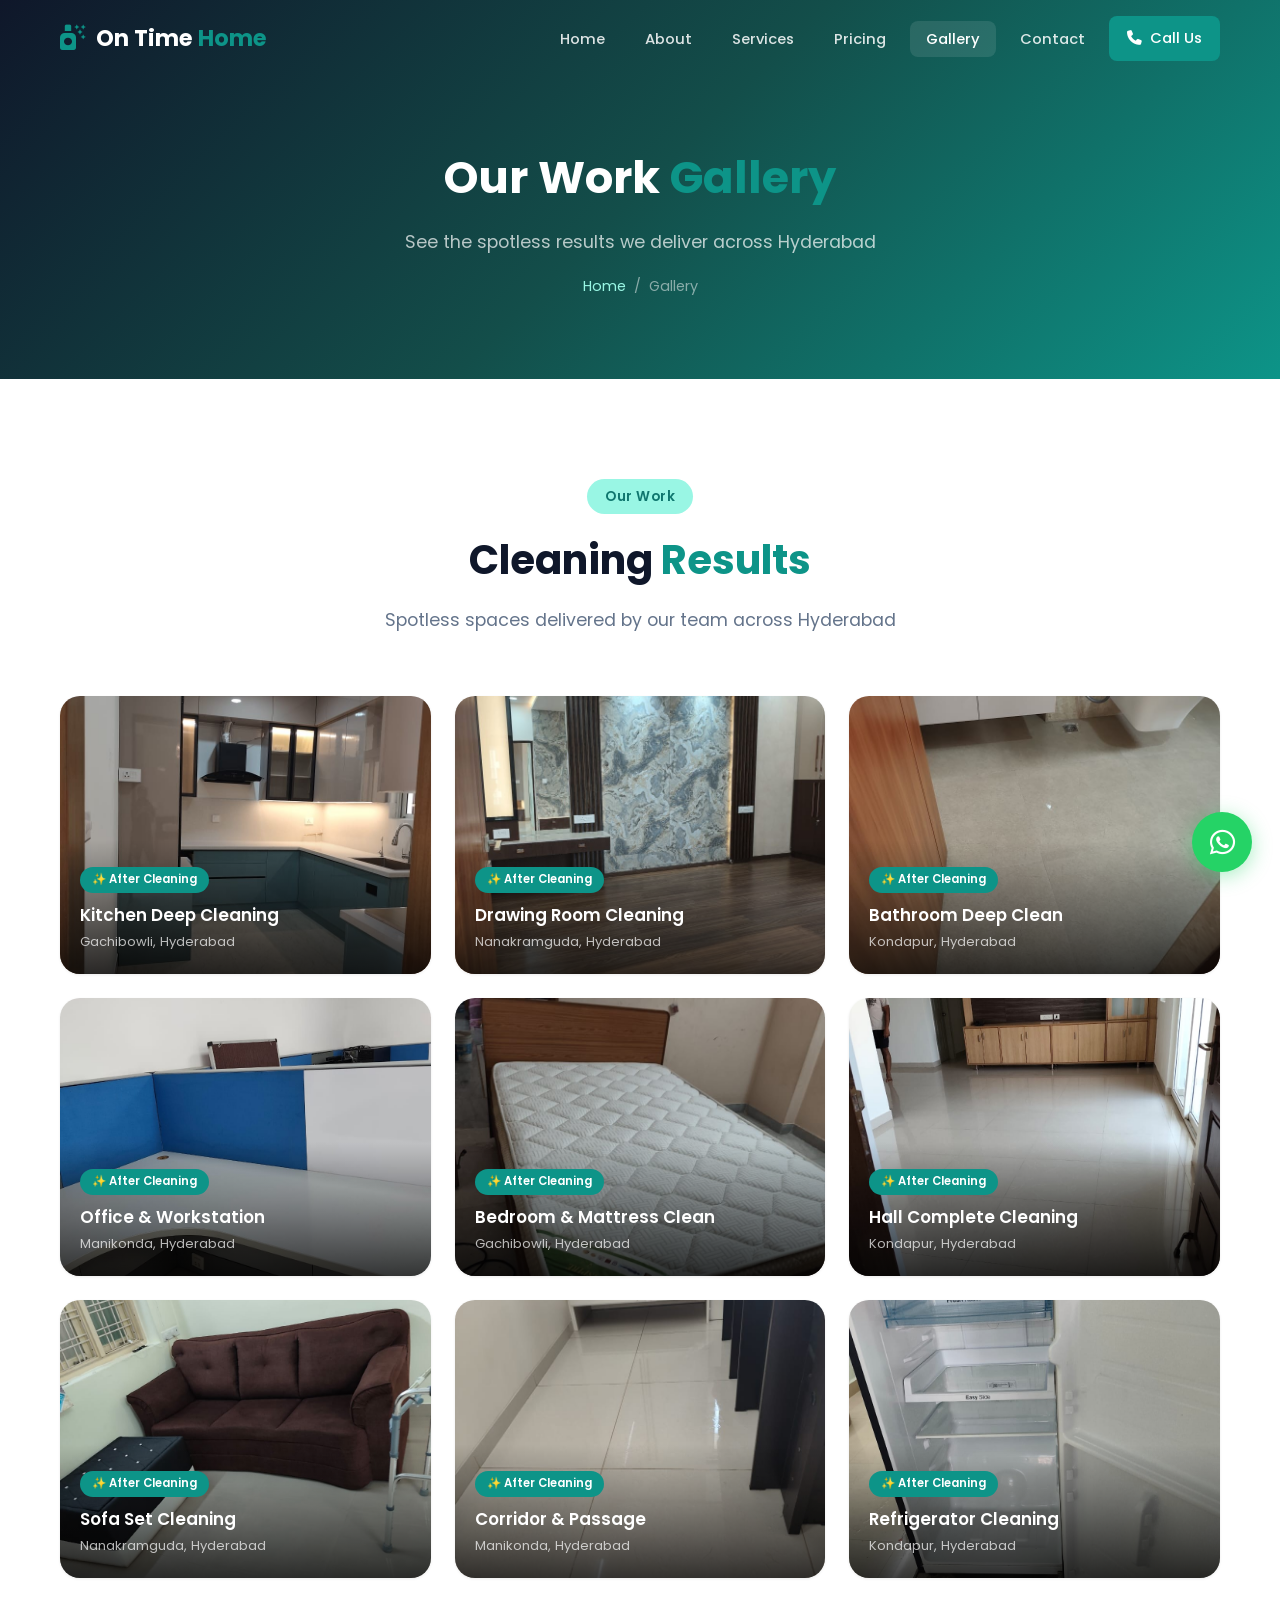
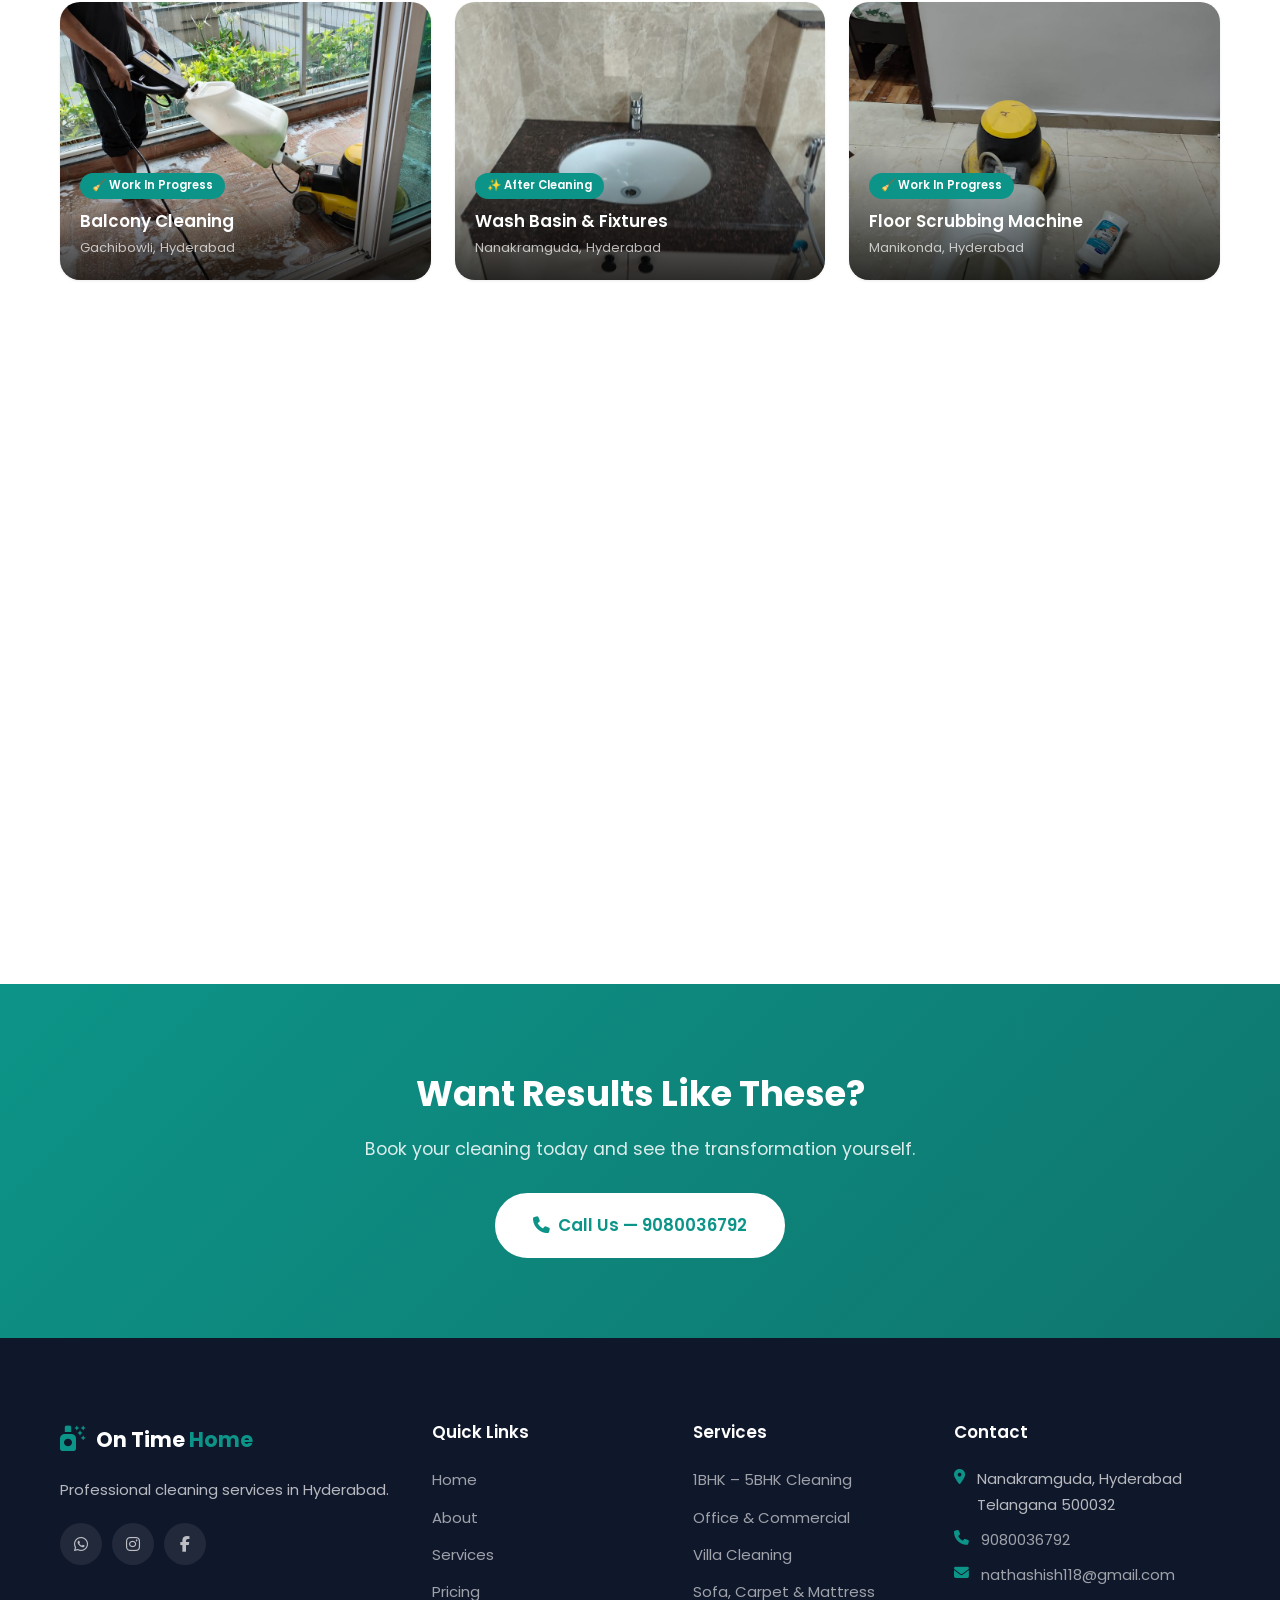
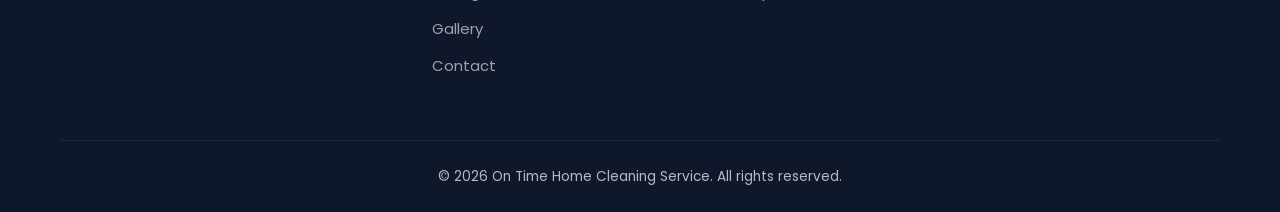
<file: gallery.html>
<!DOCTYPE html>
<html lang="en">
<head>
    <meta charset="UTF-8">
    <meta name="viewport" content="width=device-width, initial-scale=1.0">
    <link rel="icon" type="image/svg+xml" href="favicon.svg">
    <title>Gallery | On Time Home Cleaning Service</title>
    <link rel="stylesheet" href="css/style.css">
    <link rel="stylesheet" href="css/animations.css">
    <link rel="stylesheet" href="https://cdnjs.cloudflare.com/ajax/libs/font-awesome/6.5.1/css/all.min.css">
    <link href="https://fonts.googleapis.com/css2?family=Poppins:wght@300;400;500;600;700;800&display=swap" rel="stylesheet">
</head>
<body>
    <nav class="navbar scrolled" id="navbar">
        <div class="container nav-container">
            <a href="index.html" class="logo"><span class="logo-icon"><i class="fas fa-spray-can-sparkles"></i></span><span class="logo-text">On Time <span class="highlight">Home</span></span></a>
            <button class="nav-toggle" id="navToggle" aria-label="Toggle navigation"><span></span><span></span><span></span></button>
            <ul class="nav-links" id="navLinks">
                <li><a href="index.html">Home</a></li>
                <li><a href="about.html">About</a></li>
                <li><a href="services.html">Services</a></li>
                <li><a href="pricing.html">Pricing</a></li>
                <li><a href="gallery.html" class="active">Gallery</a></li>
                <li><a href="contact.html">Contact</a></li>
                <li><a href="tel:9080036792" class="btn btn-nav"><i class="fas fa-phone"></i> Call Us</a></li>
            </ul>
        </div>
    </nav>

    <section class="page-header">
        <div class="container">
            <h1>Our Work <span class="highlight">Gallery</span></h1>
            <p>See the spotless results we deliver across Hyderabad</p>
            <div class="breadcrumb"><a href="index.html">Home</a> / <span>Gallery</span></div>
        </div>
    </section>

    <section class="section">
        <div class="container">
            <div class="section-header scroll-reveal">
                <span class="section-tag">Our Work</span>
                <h2>Cleaning <span class="highlight">Results</span></h2>
                <p>Spotless spaces delivered by our team across Hyderabad</p>
            </div>
            <div class="gallery-showcase">
                <div class="gallery-card scroll-reveal">
                    <img src="images/Kitchen_after_cleaning.jpeg" alt="Kitchen After Cleaning">
                    <div class="gallery-card-overlay">
                        <span class="gallery-tag">✨ After Cleaning</span>
                        <h3>Kitchen Deep Cleaning</h3>
                        <p>Gachibowli, Hyderabad</p>
                    </div>
                </div>

                <div class="gallery-card scroll-reveal">
                    <img src="images/Drawing_room_after cleaing.jpeg" alt="Drawing Room After Cleaning">
                    <div class="gallery-card-overlay">
                        <span class="gallery-tag">✨ After Cleaning</span>
                        <h3>Drawing Room Cleaning</h3>
                        <p>Nanakramguda, Hyderabad</p>
                    </div>
                </div>

                <div class="gallery-card scroll-reveal">
                    <img src="images/Bath_room_after_cleaning.jpeg" alt="Bathroom After Cleaning">
                    <div class="gallery-card-overlay">
                        <span class="gallery-tag">✨ After Cleaning</span>
                        <h3>Bathroom Deep Clean</h3>
                        <p>Kondapur, Hyderabad</p>
                    </div>
                </div>

                <div class="gallery-card scroll-reveal">
                    <img src="images/Workstation_after_cleaning.jpeg" alt="Workstation After Cleaning">
                    <div class="gallery-card-overlay">
                        <span class="gallery-tag">✨ After Cleaning</span>
                        <h3>Office & Workstation</h3>
                        <p>Manikonda, Hyderabad</p>
                    </div>
                </div>

                <div class="gallery-card scroll-reveal">
                    <img src="images/Bed_after_cleaning.jpeg" alt="Bedroom After Cleaning">
                    <div class="gallery-card-overlay">
                        <span class="gallery-tag">✨ After Cleaning</span>
                        <h3>Bedroom & Mattress Clean</h3>
                        <p>Gachibowli, Hyderabad</p>
                    </div>
                </div>

                <div class="gallery-card scroll-reveal">
                    <img src="images/Hall_after_cleaning.jpeg" alt="Hall After Cleaning">
                    <div class="gallery-card-overlay">
                        <span class="gallery-tag">✨ After Cleaning</span>
                        <h3>Hall Complete Cleaning</h3>
                        <p>Kondapur, Hyderabad</p>
                    </div>
                </div>

                <div class="gallery-card scroll-reveal">
                    <img src="images/Sofaset_after_cleaning.jpeg" alt="Sofa After Cleaning">
                    <div class="gallery-card-overlay">
                        <span class="gallery-tag">✨ After Cleaning</span>
                        <h3>Sofa Set Cleaning</h3>
                        <p>Nanakramguda, Hyderabad</p>
                    </div>
                </div>

                <div class="gallery-card scroll-reveal">
                    <img src="images/Corriedor_after_cleaning.jpeg" alt="Corridor After Cleaning">
                    <div class="gallery-card-overlay">
                        <span class="gallery-tag">✨ After Cleaning</span>
                        <h3>Corridor & Passage</h3>
                        <p>Manikonda, Hyderabad</p>
                    </div>
                </div>

                <div class="gallery-card scroll-reveal">
                    <img src="images/Refrizerator_after_cleaning.jpeg" alt="Refrigerator After Cleaning">
                    <div class="gallery-card-overlay">
                        <span class="gallery-tag">✨ After Cleaning</span>
                        <h3>Refrigerator Cleaning</h3>
                        <p>Kondapur, Hyderabad</p>
                    </div>
                </div>

                <div class="gallery-card scroll-reveal">
                    <img src="images/Balcony_cleaning_WIP.jpeg" alt="Balcony Cleaning">
                    <div class="gallery-card-overlay">
                        <span class="gallery-tag">🧹 Work In Progress</span>
                        <h3>Balcony Cleaning</h3>
                        <p>Gachibowli, Hyderabad</p>
                    </div>
                </div>

                <div class="gallery-card scroll-reveal">
                    <img src="images/Hand_wash_after_cleaning.jpeg" alt="Wash Basin After Cleaning">
                    <div class="gallery-card-overlay">
                        <span class="gallery-tag">✨ After Cleaning</span>
                        <h3>Wash Basin & Fixtures</h3>
                        <p>Nanakramguda, Hyderabad</p>
                    </div>
                </div>

                <div class="gallery-card scroll-reveal">
                    <img src="images/scraber_machine_cleaning.jpeg" alt="Machine Cleaning">
                    <div class="gallery-card-overlay">
                        <span class="gallery-tag">🧹 Work In Progress</span>
                        <h3>Floor Scrubbing Machine</h3>
                        <p>Manikonda, Hyderabad</p>
                    </div>
                </div>

                <div class="gallery-card scroll-reveal">
                    <img src="images/Hall_2_after_cleaing.jpeg" alt="Hall After Cleaning">
                    <div class="gallery-card-overlay">
                        <span class="gallery-tag">✨ After Cleaning</span>
                        <h3>Living Hall Cleaning</h3>
                        <p>Kondapur, Hyderabad</p>
                    </div>
                </div>

                <div class="gallery-card scroll-reveal">
                    <img src="images/hall_3_after_cleaing.jpeg" alt="Hall After Cleaning">
                    <div class="gallery-card-overlay">
                        <span class="gallery-tag">✨ After Cleaning</span>
                        <h3>Spacious Hall Cleaning</h3>
                        <p>Gachibowli, Hyderabad</p>
                    </div>
                </div>

                <div class="gallery-card scroll-reveal">
                    <img src="images/Drawing_room_cleaning_WIP.jpeg" alt="Drawing Room Cleaning WIP">
                    <div class="gallery-card-overlay">
                        <span class="gallery-tag">🧹 Work In Progress</span>
                        <h3>Drawing Room Deep Clean</h3>
                        <p>Nanakramguda, Hyderabad</p>
                    </div>
                </div>

                <div class="gallery-card scroll-reveal">
                    <img src="images/A_Room_after_cleaning.jpeg" alt="Room After Cleaning">
                    <div class="gallery-card-overlay">
                        <span class="gallery-tag">✨ After Cleaning</span>
                        <h3>Room Complete Cleaning</h3>
                        <p>Manikonda, Hyderabad</p>
                    </div>
                </div>

                <div class="gallery-card scroll-reveal">
                    <img src="images/Team.jpeg" alt="Our Cleaning Team">
                    <div class="gallery-card-overlay">
                        <span class="gallery-tag">👥 Our Team</span>
                        <h3>The On Time Home Team</h3>
                        <p>Hyderabad</p>
                    </div>
                </div>
            </div>
        </div>
    </section>

    <section class="cta-banner">
        <div class="container">
            <div class="cta-content scroll-reveal">
                <h2>Want Results Like These?</h2>
                <p>Book your cleaning today and see the transformation yourself.</p>
                <a href="tel:9080036792" class="btn btn-white btn-lg"><i class="fas fa-phone"></i> Call Us — 9080036792</a>
            </div>
        </div>
    </section>

    <footer class="footer">
        <div class="container">
            <div class="footer-grid">
                <div class="footer-col"><div class="footer-logo"><span class="logo-icon"><i class="fas fa-spray-can-sparkles"></i></span><span class="logo-text">On Time <span class="highlight">Home</span></span></div><p>Professional cleaning services in Hyderabad.</p><div class="social-links"><a href="https://wa.me/919080036792" target="_blank" aria-label="WhatsApp"><i class="fab fa-whatsapp"></i></a><a href="#" aria-label="Instagram"><i class="fab fa-instagram"></i></a><a href="#" aria-label="Facebook"><i class="fab fa-facebook-f"></i></a></div></div>
                <div class="footer-col"><h4>Quick Links</h4><ul><li><a href="index.html">Home</a></li><li><a href="about.html">About</a></li><li><a href="services.html">Services</a></li><li><a href="pricing.html">Pricing</a></li><li><a href="gallery.html">Gallery</a></li><li><a href="contact.html">Contact</a></li></ul></div>
                <div class="footer-col"><h4>Services</h4><ul><li><a href="services.html">1BHK – 5BHK Cleaning</a></li><li><a href="services.html">Office & Commercial</a></li><li><a href="services.html">Villa Cleaning</a></li><li><a href="services.html">Sofa, Carpet & Mattress</a></li></ul></div>
                <div class="footer-col"><h4>Contact</h4><ul class="contact-info"><li><i class="fas fa-map-marker-alt"></i> Nanakramguda, Hyderabad<br>Telangana 500032</li><li><i class="fas fa-phone"></i> <a href="tel:9080036792">9080036792</a></li><li><i class="fas fa-envelope"></i> <a href="mailto:nathashish118@gmail.com">nathashish118@gmail.com</a></li></ul></div>
            </div>
            <div class="footer-bottom"><p>&copy; 2026 On Time Home Cleaning Service. All rights reserved.</p></div>
        </div>
    </footer>
    <a href="https://wa.me/919080036792" class="whatsapp-float" target="_blank" aria-label="Chat on WhatsApp"><i class="fab fa-whatsapp"></i></a>
    <script src="js/main.js"></script>
</body>
</html>
</file>
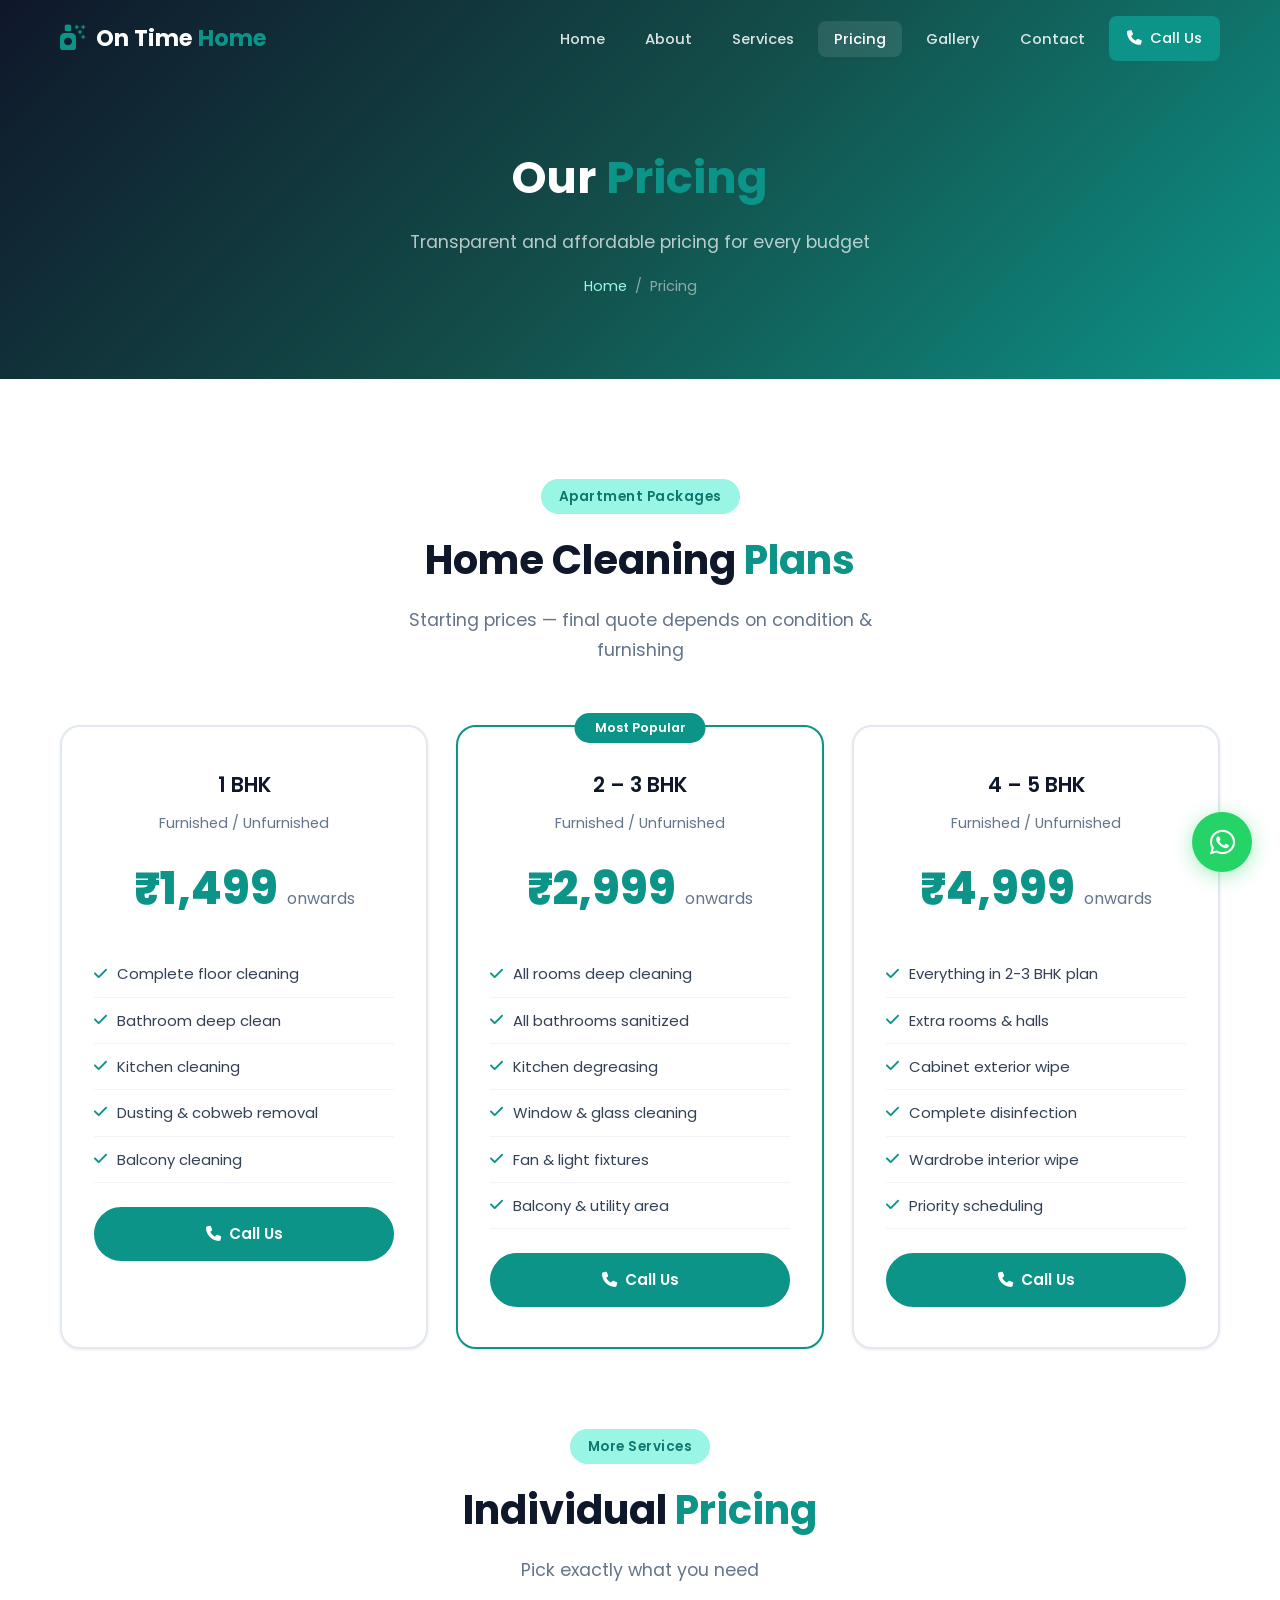
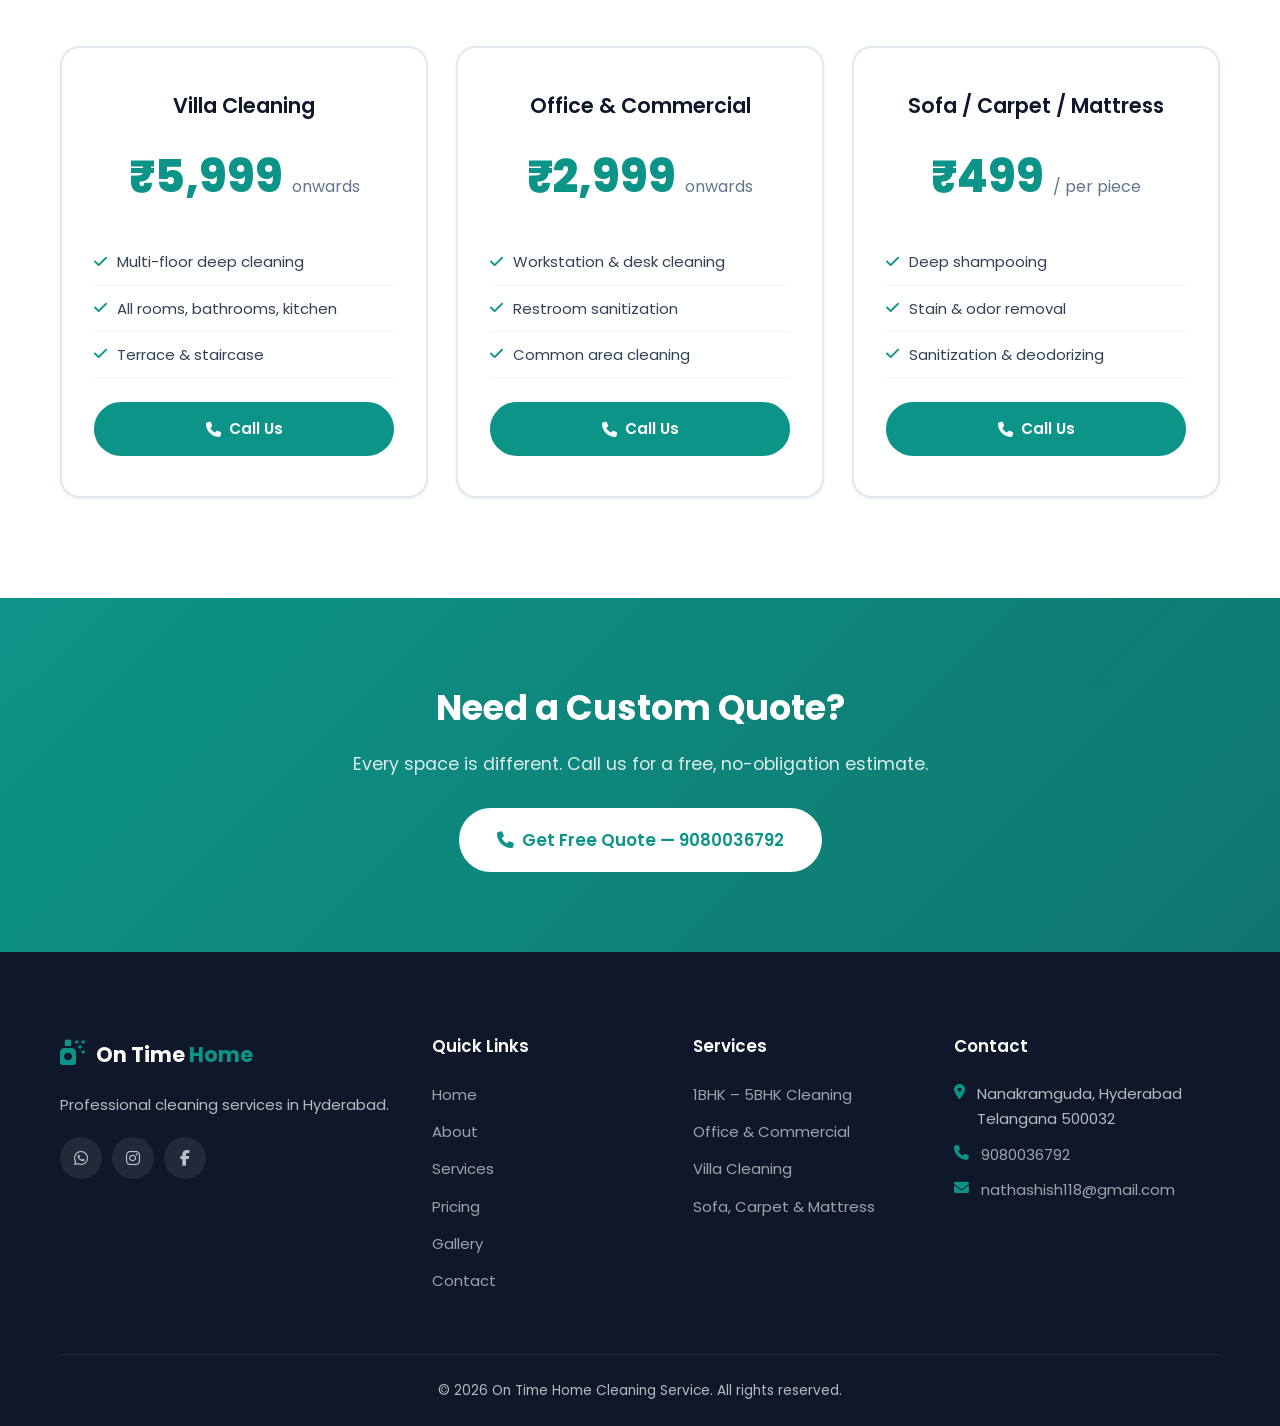
<file: pricing.html>
<!DOCTYPE html>
<html lang="en">
<head>
    <meta charset="UTF-8">
    <meta name="viewport" content="width=device-width, initial-scale=1.0">
    <link rel="icon" type="image/svg+xml" href="favicon.svg">
    <title>Pricing | On Time Home Cleaning Service</title>
    <link rel="stylesheet" href="css/style.css">
    <link rel="stylesheet" href="css/animations.css">
    <link rel="stylesheet" href="https://cdnjs.cloudflare.com/ajax/libs/font-awesome/6.5.1/css/all.min.css">
    <link href="https://fonts.googleapis.com/css2?family=Poppins:wght@300;400;500;600;700;800&display=swap" rel="stylesheet">
</head>
<body>
    <nav class="navbar scrolled" id="navbar">
        <div class="container nav-container">
            <a href="index.html" class="logo"><span class="logo-icon"><i class="fas fa-spray-can-sparkles"></i></span><span class="logo-text">On Time <span class="highlight">Home</span></span></a>
            <button class="nav-toggle" id="navToggle" aria-label="Toggle navigation"><span></span><span></span><span></span></button>
            <ul class="nav-links" id="navLinks">
                <li><a href="index.html">Home</a></li>
                <li><a href="about.html">About</a></li>
                <li><a href="services.html">Services</a></li>
                <li><a href="pricing.html" class="active">Pricing</a></li>
                <li><a href="gallery.html">Gallery</a></li>
                <li><a href="contact.html">Contact</a></li>
                <li><a href="tel:9080036792" class="btn btn-nav"><i class="fas fa-phone"></i> Call Us</a></li>
            </ul>
        </div>
    </nav>

    <section class="page-header">
        <div class="container">
            <h1>Our <span class="highlight">Pricing</span></h1>
            <p>Transparent and affordable pricing for every budget</p>
            <div class="breadcrumb"><a href="index.html">Home</a> / <span>Pricing</span></div>
        </div>
    </section>

    <section class="section">
        <div class="container">
            <div class="section-header scroll-reveal">
                <span class="section-tag">Apartment Packages</span>
                <h2>Home Cleaning <span class="highlight">Plans</span></h2>
                <p>Starting prices — final quote depends on condition & furnishing</p>
            </div>
            <div class="pricing-grid">
                <div class="pricing-card scroll-reveal">
                    <h3>1 BHK</h3>
                    <p style="color:var(--gray-500);font-size:0.9rem;">Furnished / Unfurnished</p>
                    <div class="price">₹1,499 <span>onwards</span></div>
                    <ul>
                        <li><i class="fas fa-check"></i> Complete floor cleaning</li>
                        <li><i class="fas fa-check"></i> Bathroom deep clean</li>
                        <li><i class="fas fa-check"></i> Kitchen cleaning</li>
                        <li><i class="fas fa-check"></i> Dusting & cobweb removal</li>
                        <li><i class="fas fa-check"></i> Balcony cleaning</li>
                    </ul>
                    <a href="tel:9080036792" class="btn btn-primary" style="width:100%;justify-content:center;"><i class="fas fa-phone"></i> Call Us</a>
                </div>

                <div class="pricing-card popular scroll-reveal">
                    <h3>2 – 3 BHK</h3>
                    <p style="color:var(--gray-500);font-size:0.9rem;">Furnished / Unfurnished</p>
                    <div class="price">₹2,999 <span>onwards</span></div>
                    <ul>
                        <li><i class="fas fa-check"></i> All rooms deep cleaning</li>
                        <li><i class="fas fa-check"></i> All bathrooms sanitized</li>
                        <li><i class="fas fa-check"></i> Kitchen degreasing</li>
                        <li><i class="fas fa-check"></i> Window & glass cleaning</li>
                        <li><i class="fas fa-check"></i> Fan & light fixtures</li>
                        <li><i class="fas fa-check"></i> Balcony & utility area</li>
                    </ul>
                    <a href="tel:9080036792" class="btn btn-primary" style="width:100%;justify-content:center;"><i class="fas fa-phone"></i> Call Us</a>
                </div>

                <div class="pricing-card scroll-reveal">
                    <h3>4 – 5 BHK</h3>
                    <p style="color:var(--gray-500);font-size:0.9rem;">Furnished / Unfurnished</p>
                    <div class="price">₹4,999 <span>onwards</span></div>
                    <ul>
                        <li><i class="fas fa-check"></i> Everything in 2-3 BHK plan</li>
                        <li><i class="fas fa-check"></i> Extra rooms & halls</li>
                        <li><i class="fas fa-check"></i> Cabinet exterior wipe</li>
                        <li><i class="fas fa-check"></i> Complete disinfection</li>
                        <li><i class="fas fa-check"></i> Wardrobe interior wipe</li>
                        <li><i class="fas fa-check"></i> Priority scheduling</li>
                    </ul>
                    <a href="tel:9080036792" class="btn btn-primary" style="width:100%;justify-content:center;"><i class="fas fa-phone"></i> Call Us</a>
                </div>
            </div>

            <div style="margin-top:80px;">
                <div class="section-header scroll-reveal">
                    <span class="section-tag">More Services</span>
                    <h2>Individual <span class="highlight">Pricing</span></h2>
                    <p>Pick exactly what you need</p>
                </div>
                <div class="pricing-grid">
                    <div class="pricing-card scroll-reveal">
                        <h3>Villa Cleaning</h3>
                        <div class="price">₹5,999 <span>onwards</span></div>
                        <ul>
                            <li><i class="fas fa-check"></i> Multi-floor deep cleaning</li>
                            <li><i class="fas fa-check"></i> All rooms, bathrooms, kitchen</li>
                            <li><i class="fas fa-check"></i> Terrace & staircase</li>
                        </ul>
                        <a href="tel:9080036792" class="btn btn-primary" style="width:100%;justify-content:center;"><i class="fas fa-phone"></i> Call Us</a>
                    </div>
                    <div class="pricing-card scroll-reveal">
                        <h3>Office & Commercial</h3>
                        <div class="price">₹2,999 <span>onwards</span></div>
                        <ul>
                            <li><i class="fas fa-check"></i> Workstation & desk cleaning</li>
                            <li><i class="fas fa-check"></i> Restroom sanitization</li>
                            <li><i class="fas fa-check"></i> Common area cleaning</li>
                        </ul>
                        <a href="tel:9080036792" class="btn btn-primary" style="width:100%;justify-content:center;"><i class="fas fa-phone"></i> Call Us</a>
                    </div>
                    <div class="pricing-card scroll-reveal">
                        <h3>Sofa / Carpet / Mattress</h3>
                        <div class="price">₹499 <span>/ per piece</span></div>
                        <ul>
                            <li><i class="fas fa-check"></i> Deep shampooing</li>
                            <li><i class="fas fa-check"></i> Stain & odor removal</li>
                            <li><i class="fas fa-check"></i> Sanitization & deodorizing</li>
                        </ul>
                        <a href="tel:9080036792" class="btn btn-primary" style="width:100%;justify-content:center;"><i class="fas fa-phone"></i> Call Us</a>
                    </div>
                </div>
            </div>
        </div>
    </section>

    <section class="cta-banner">
        <div class="container">
            <div class="cta-content scroll-reveal">
                <h2>Need a Custom Quote?</h2>
                <p>Every space is different. Call us for a free, no-obligation estimate.</p>
                <a href="tel:9080036792" class="btn btn-white btn-lg"><i class="fas fa-phone"></i> Get Free Quote — 9080036792</a>
            </div>
        </div>
    </section>

    <footer class="footer">
        <div class="container">
            <div class="footer-grid">
                <div class="footer-col"><div class="footer-logo"><span class="logo-icon"><i class="fas fa-spray-can-sparkles"></i></span><span class="logo-text">On Time <span class="highlight">Home</span></span></div><p>Professional cleaning services in Hyderabad.</p><div class="social-links"><a href="https://wa.me/919080036792" target="_blank" aria-label="WhatsApp"><i class="fab fa-whatsapp"></i></a><a href="#" aria-label="Instagram"><i class="fab fa-instagram"></i></a><a href="#" aria-label="Facebook"><i class="fab fa-facebook-f"></i></a></div></div>
                <div class="footer-col"><h4>Quick Links</h4><ul><li><a href="index.html">Home</a></li><li><a href="about.html">About</a></li><li><a href="services.html">Services</a></li><li><a href="pricing.html">Pricing</a></li><li><a href="gallery.html">Gallery</a></li><li><a href="contact.html">Contact</a></li></ul></div>
                <div class="footer-col"><h4>Services</h4><ul><li><a href="services.html">1BHK – 5BHK Cleaning</a></li><li><a href="services.html">Office & Commercial</a></li><li><a href="services.html">Villa Cleaning</a></li><li><a href="services.html">Sofa, Carpet & Mattress</a></li></ul></div>
                <div class="footer-col"><h4>Contact</h4><ul class="contact-info"><li><i class="fas fa-map-marker-alt"></i> Nanakramguda, Hyderabad<br>Telangana 500032</li><li><i class="fas fa-phone"></i> <a href="tel:9080036792">9080036792</a></li><li><i class="fas fa-envelope"></i> <a href="mailto:nathashish118@gmail.com">nathashish118@gmail.com</a></li></ul></div>
            </div>
            <div class="footer-bottom"><p>&copy; 2026 On Time Home Cleaning Service. All rights reserved.</p></div>
        </div>
    </footer>
    <a href="https://wa.me/919080036792" class="whatsapp-float" target="_blank" aria-label="Chat on WhatsApp"><i class="fab fa-whatsapp"></i></a>
    <script src="js/main.js"></script>
</body>
</html>
</file>
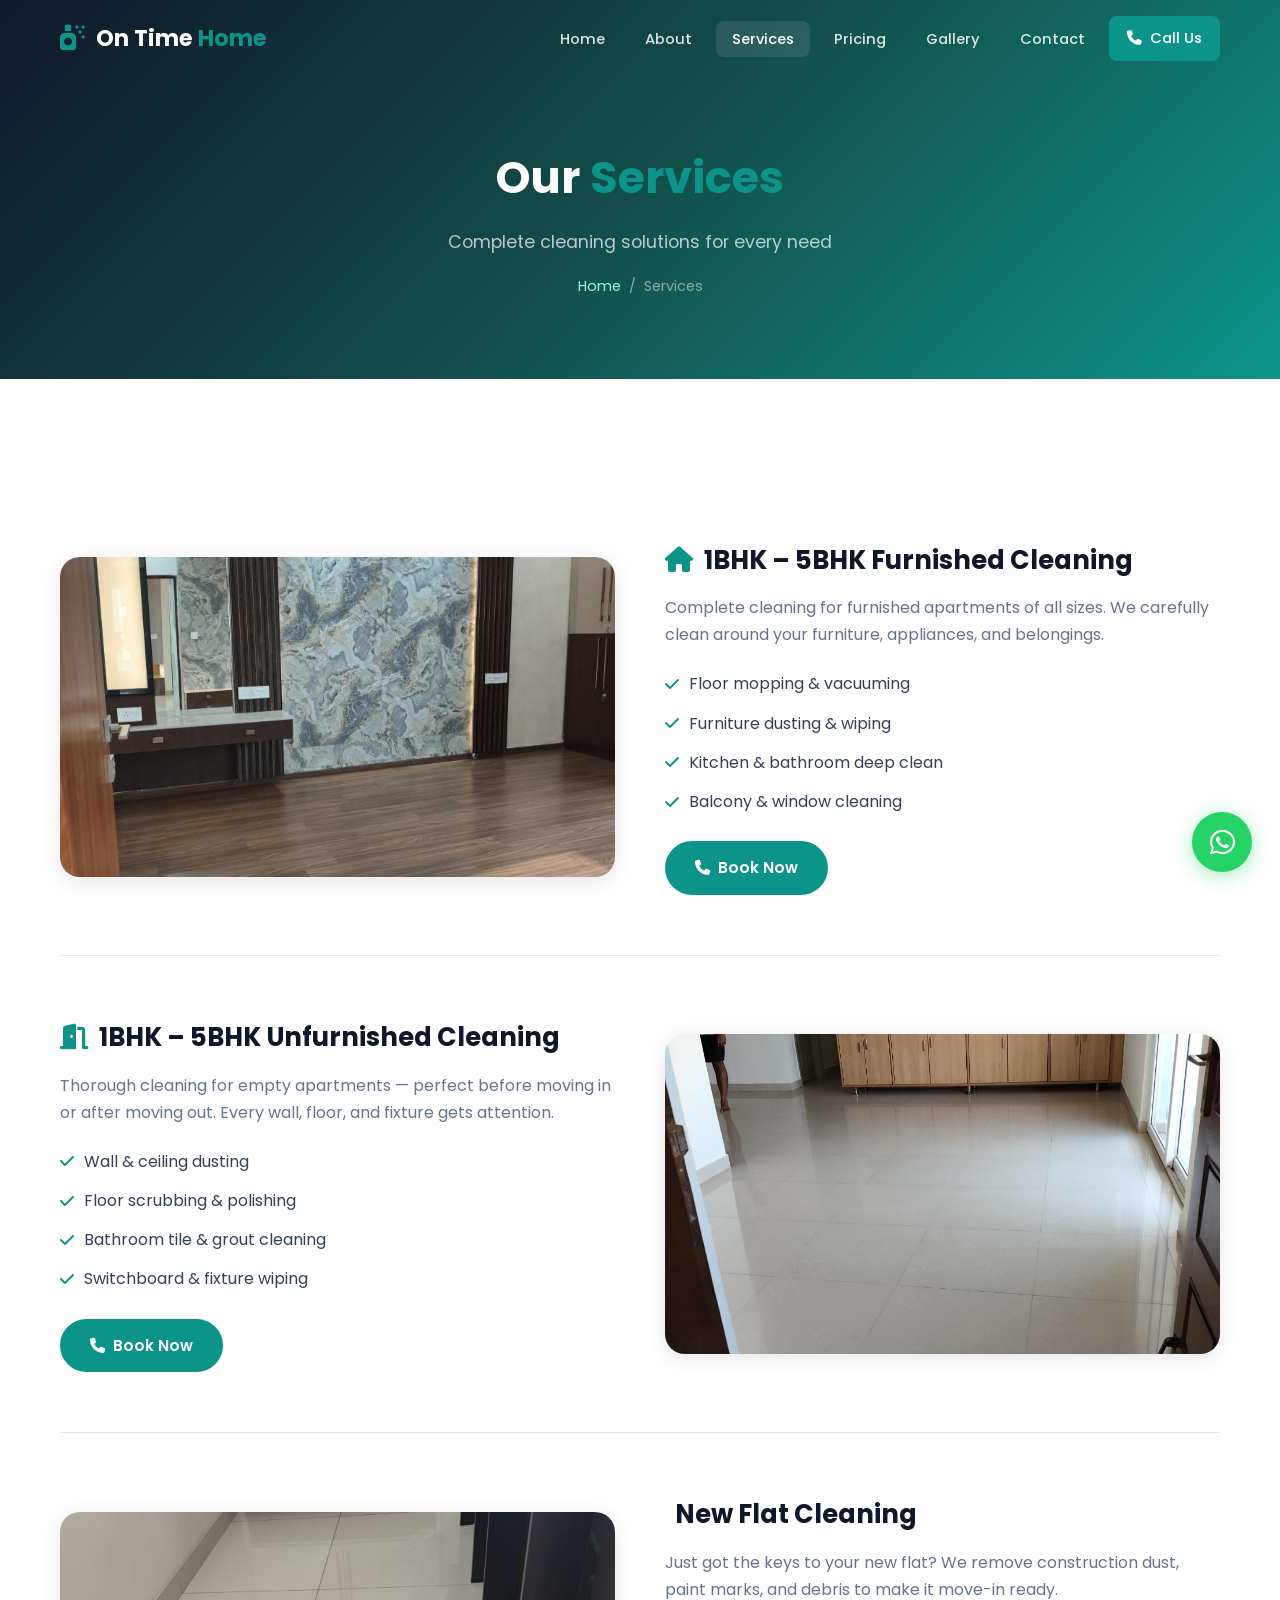
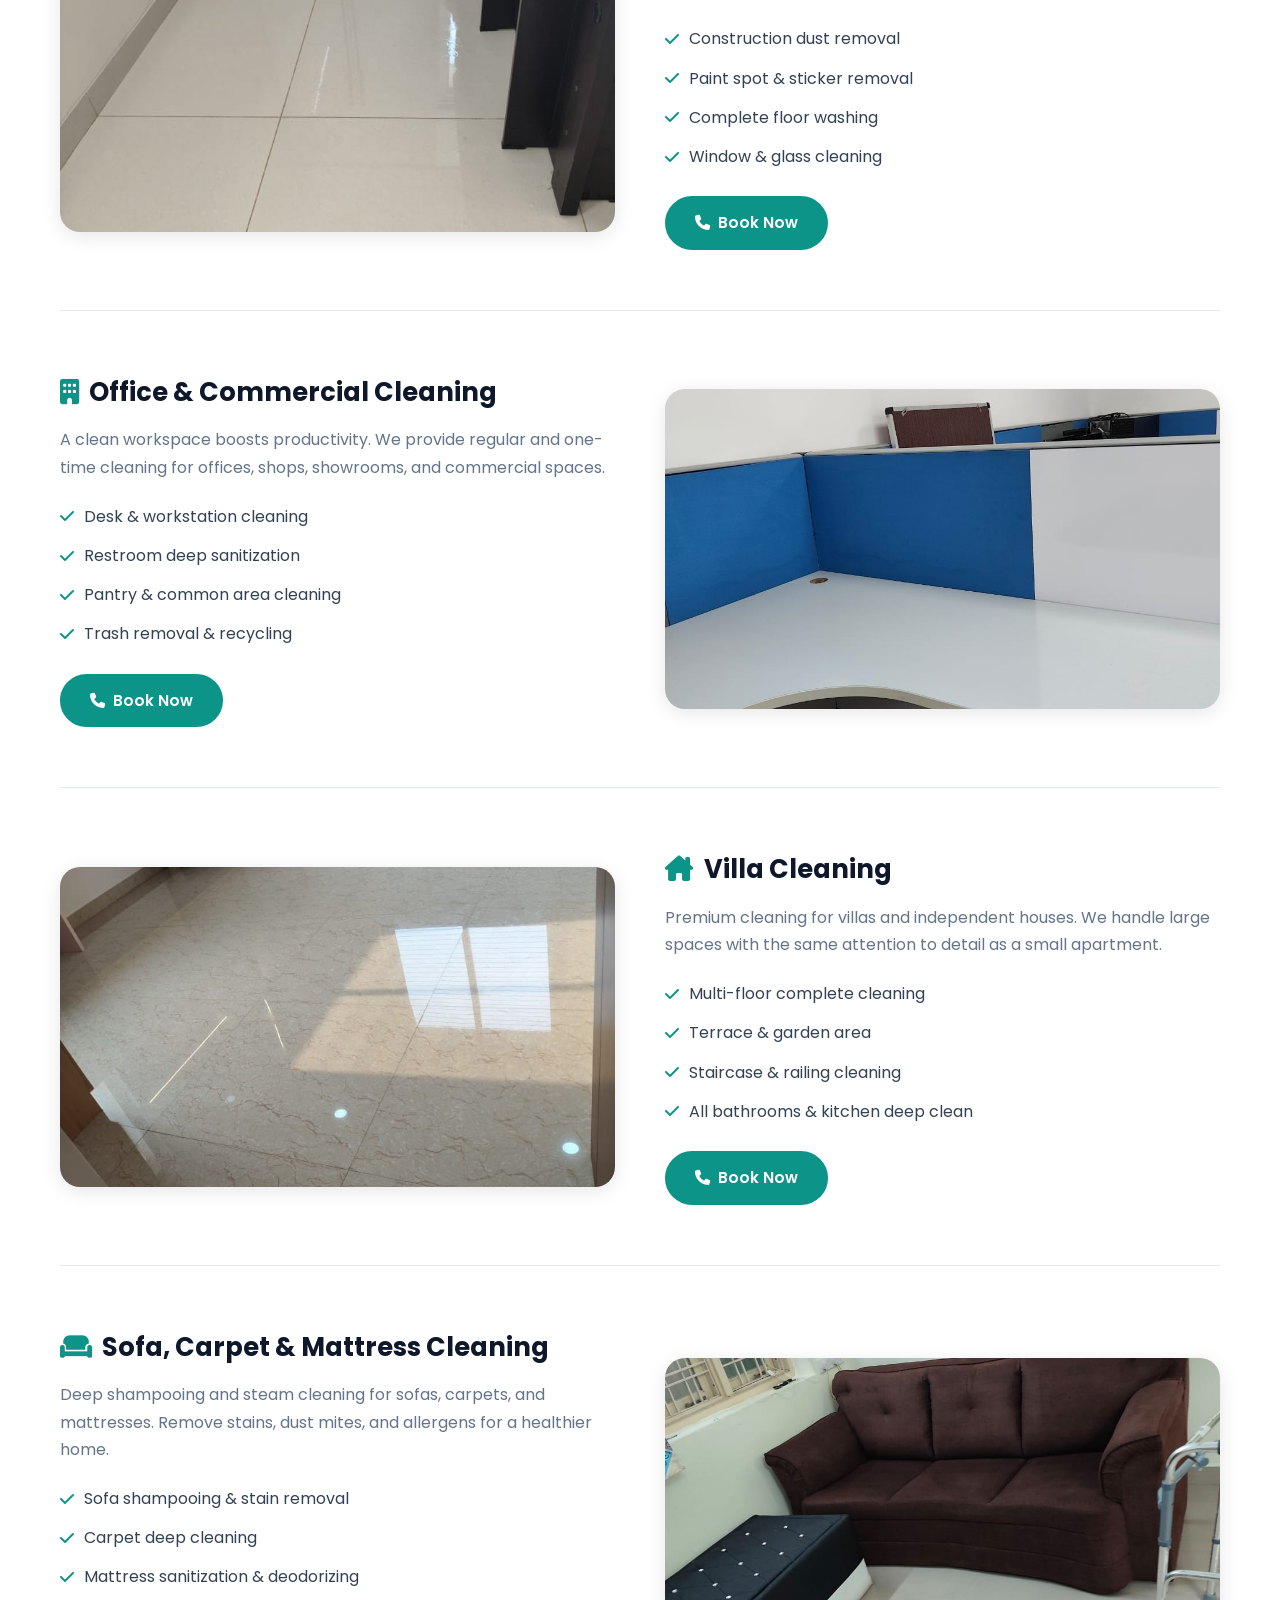
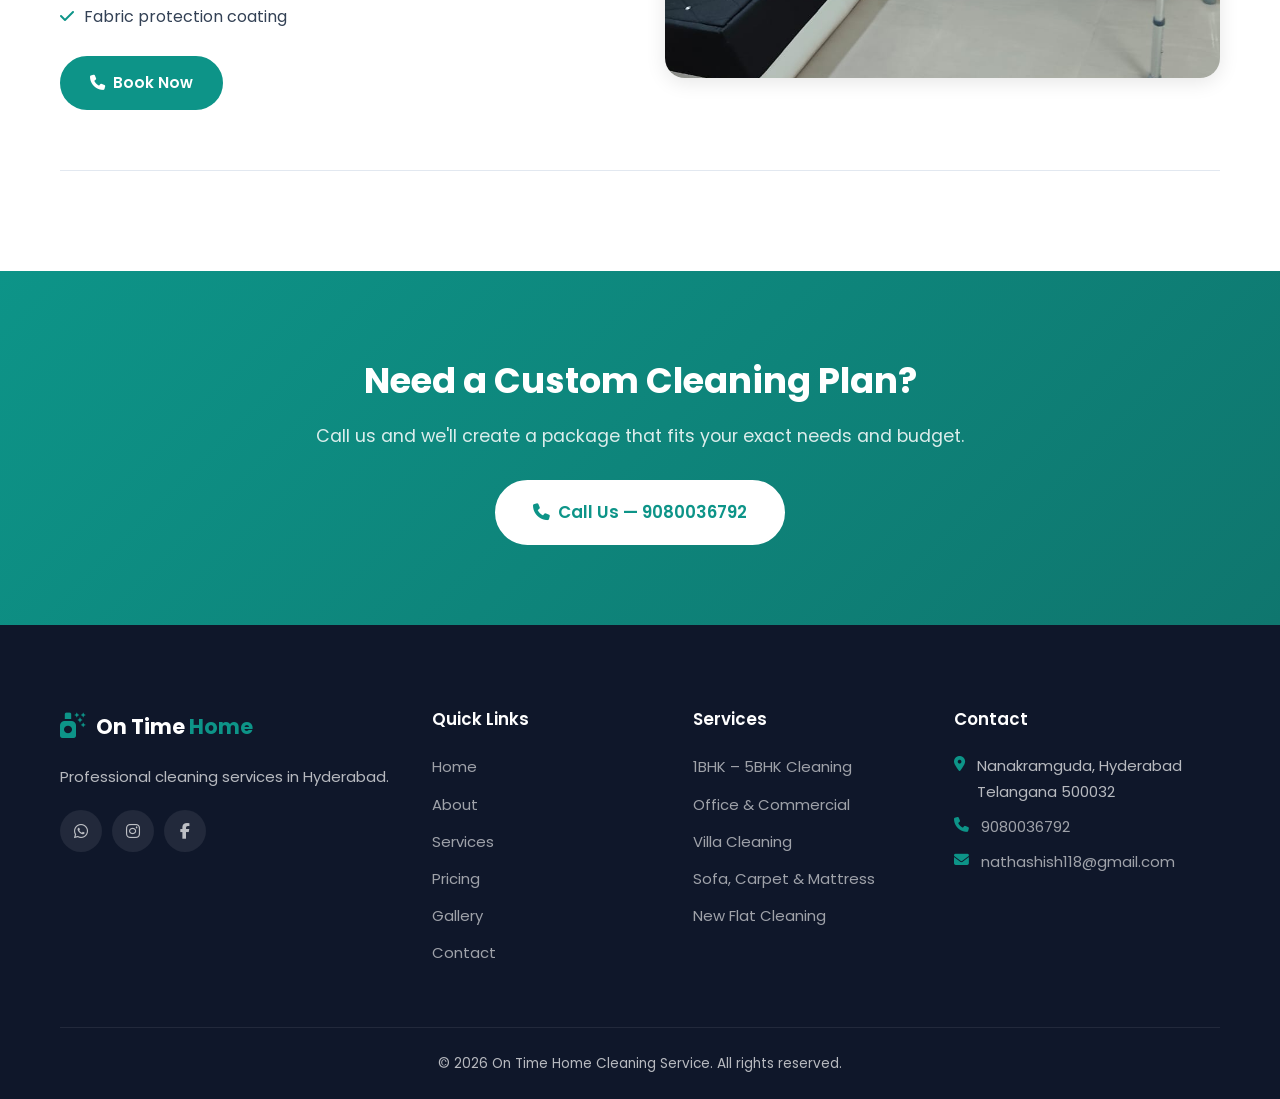
<file: services.html>
<!DOCTYPE html>
<html lang="en">
<head>
    <meta charset="UTF-8">
    <meta name="viewport" content="width=device-width, initial-scale=1.0">
    <link rel="icon" type="image/svg+xml" href="favicon.svg">
    <title>Services | On Time Home Cleaning Service</title>
    <link rel="stylesheet" href="css/style.css">
    <link rel="stylesheet" href="css/animations.css">
    <link rel="stylesheet" href="https://cdnjs.cloudflare.com/ajax/libs/font-awesome/6.5.1/css/all.min.css">
    <link href="https://fonts.googleapis.com/css2?family=Poppins:wght@300;400;500;600;700;800&display=swap" rel="stylesheet">
</head>
<body>
    <nav class="navbar scrolled" id="navbar">
        <div class="container nav-container">
            <a href="index.html" class="logo"><span class="logo-icon"><i class="fas fa-spray-can-sparkles"></i></span><span class="logo-text">On Time <span class="highlight">Home</span></span></a>
            <button class="nav-toggle" id="navToggle" aria-label="Toggle navigation"><span></span><span></span><span></span></button>
            <ul class="nav-links" id="navLinks">
                <li><a href="index.html">Home</a></li>
                <li><a href="about.html">About</a></li>
                <li><a href="services.html" class="active">Services</a></li>
                <li><a href="pricing.html">Pricing</a></li>
                <li><a href="gallery.html">Gallery</a></li>
                <li><a href="contact.html">Contact</a></li>
                <li><a href="tel:9080036792" class="btn btn-nav"><i class="fas fa-phone"></i> Call Us</a></li>
            </ul>
        </div>
    </nav>

    <section class="page-header">
        <div class="container">
            <h1>Our <span class="highlight">Services</span></h1>
            <p>Complete cleaning solutions for every need</p>
            <div class="breadcrumb"><a href="index.html">Home</a> / <span>Services</span></div>
        </div>
    </section>

    <section class="section">
        <div class="container">
            <!-- 1BHK to 5BHK Furnished -->
            <div class="service-detail scroll-reveal">
                <div class="service-detail-img">
                    <img src="images/Drawing_room_after cleaing.jpeg" alt="Clean Furnished Apartment">
                </div>
                <div class="service-detail-content">
                    <h3><i class="fas fa-home" style="color:var(--primary);margin-right:10px;"></i>1BHK – 5BHK Furnished Cleaning</h3>
                    <p>Complete cleaning for furnished apartments of all sizes. We carefully clean around your furniture, appliances, and belongings.</p>
                    <ul>
                        <li><i class="fas fa-check"></i> Floor mopping & vacuuming</li>
                        <li><i class="fas fa-check"></i> Furniture dusting & wiping</li>
                        <li><i class="fas fa-check"></i> Kitchen & bathroom deep clean</li>
                        <li><i class="fas fa-check"></i> Balcony & window cleaning</li>
                    </ul>
                    <a href="tel:9080036792" class="btn btn-primary"><i class="fas fa-phone"></i> Book Now</a>
                </div>
            </div>

            <!-- Unfurnished -->
            <div class="service-detail scroll-reveal">
                <div class="service-detail-img">
                    <img src="images/Hall_after_cleaning.jpeg" alt="Unfurnished Cleaning">
                </div>
                <div class="service-detail-content">
                    <h3><i class="fas fa-door-open" style="color:var(--primary);margin-right:10px;"></i>1BHK – 5BHK Unfurnished Cleaning</h3>
                    <p>Thorough cleaning for empty apartments — perfect before moving in or after moving out. Every wall, floor, and fixture gets attention.</p>
                    <ul>
                        <li><i class="fas fa-check"></i> Wall & ceiling dusting</li>
                        <li><i class="fas fa-check"></i> Floor scrubbing & polishing</li>
                        <li><i class="fas fa-check"></i> Bathroom tile & grout cleaning</li>
                        <li><i class="fas fa-check"></i> Switchboard & fixture wiping</li>
                    </ul>
                    <a href="tel:9080036792" class="btn btn-primary"><i class="fas fa-phone"></i> Book Now</a>
                </div>
            </div>

            <!-- New Flat -->
            <div class="service-detail scroll-reveal">
                <div class="service-detail-img">
                    <img src="images/Corriedor_after_cleaning.jpeg" alt="New Flat Cleaning">
                </div>
                <div class="service-detail-content">
                    <h3><i class="fas fa-sparkles" style="color:var(--primary);margin-right:10px;"></i>New Flat Cleaning</h3>
                    <p>Just got the keys to your new flat? We remove construction dust, paint marks, and debris to make it move-in ready.</p>
                    <ul>
                        <li><i class="fas fa-check"></i> Construction dust removal</li>
                        <li><i class="fas fa-check"></i> Paint spot & sticker removal</li>
                        <li><i class="fas fa-check"></i> Complete floor washing</li>
                        <li><i class="fas fa-check"></i> Window & glass cleaning</li>
                    </ul>
                    <a href="tel:9080036792" class="btn btn-primary"><i class="fas fa-phone"></i> Book Now</a>
                </div>
            </div>

            <!-- Office & Commercial -->
            <div class="service-detail scroll-reveal">
                <div class="service-detail-img">
                    <img src="images/Workstation_after_cleaning.jpeg" alt="Office Cleaning">
                </div>
                <div class="service-detail-content">
                    <h3><i class="fas fa-building" style="color:var(--primary);margin-right:10px;"></i>Office & Commercial Cleaning</h3>
                    <p>A clean workspace boosts productivity. We provide regular and one-time cleaning for offices, shops, showrooms, and commercial spaces.</p>
                    <ul>
                        <li><i class="fas fa-check"></i> Desk & workstation cleaning</li>
                        <li><i class="fas fa-check"></i> Restroom deep sanitization</li>
                        <li><i class="fas fa-check"></i> Pantry & common area cleaning</li>
                        <li><i class="fas fa-check"></i> Trash removal & recycling</li>
                    </ul>
                    <a href="tel:9080036792" class="btn btn-primary"><i class="fas fa-phone"></i> Book Now</a>
                </div>
            </div>

            <!-- Villa -->
            <div class="service-detail scroll-reveal">
                <div class="service-detail-img">
                    <img src="images/A_Room_after_cleaning.jpeg" alt="Villa Cleaning">
                </div>
                <div class="service-detail-content">
                    <h3><i class="fas fa-house-chimney" style="color:var(--primary);margin-right:10px;"></i>Villa Cleaning</h3>
                    <p>Premium cleaning for villas and independent houses. We handle large spaces with the same attention to detail as a small apartment.</p>
                    <ul>
                        <li><i class="fas fa-check"></i> Multi-floor complete cleaning</li>
                        <li><i class="fas fa-check"></i> Terrace & garden area</li>
                        <li><i class="fas fa-check"></i> Staircase & railing cleaning</li>
                        <li><i class="fas fa-check"></i> All bathrooms & kitchen deep clean</li>
                    </ul>
                    <a href="tel:9080036792" class="btn btn-primary"><i class="fas fa-phone"></i> Book Now</a>
                </div>
            </div>

            <!-- Sofa, Carpet & Mattress -->
            <div class="service-detail scroll-reveal">
                <div class="service-detail-img">
                    <img src="images/Sofaset_after_cleaning.jpeg" alt="Sofa Carpet Mattress Cleaning">
                </div>
                <div class="service-detail-content">
                    <h3><i class="fas fa-couch" style="color:var(--primary);margin-right:10px;"></i>Sofa, Carpet & Mattress Cleaning</h3>
                    <p>Deep shampooing and steam cleaning for sofas, carpets, and mattresses. Remove stains, dust mites, and allergens for a healthier home.</p>
                    <ul>
                        <li><i class="fas fa-check"></i> Sofa shampooing & stain removal</li>
                        <li><i class="fas fa-check"></i> Carpet deep cleaning</li>
                        <li><i class="fas fa-check"></i> Mattress sanitization & deodorizing</li>
                        <li><i class="fas fa-check"></i> Fabric protection coating</li>
                    </ul>
                    <a href="tel:9080036792" class="btn btn-primary"><i class="fas fa-phone"></i> Book Now</a>
                </div>
            </div>
        </div>
    </section>

    <section class="cta-banner">
        <div class="container">
            <div class="cta-content scroll-reveal">
                <h2>Need a Custom Cleaning Plan?</h2>
                <p>Call us and we'll create a package that fits your exact needs and budget.</p>
                <a href="tel:9080036792" class="btn btn-white btn-lg"><i class="fas fa-phone"></i> Call Us — 9080036792</a>
            </div>
        </div>
    </section>

    <footer class="footer">
        <div class="container">
            <div class="footer-grid">
                <div class="footer-col"><div class="footer-logo"><span class="logo-icon"><i class="fas fa-spray-can-sparkles"></i></span><span class="logo-text">On Time <span class="highlight">Home</span></span></div><p>Professional cleaning services in Hyderabad.</p><div class="social-links"><a href="https://wa.me/919080036792" target="_blank" aria-label="WhatsApp"><i class="fab fa-whatsapp"></i></a><a href="#" aria-label="Instagram"><i class="fab fa-instagram"></i></a><a href="#" aria-label="Facebook"><i class="fab fa-facebook-f"></i></a></div></div>
                <div class="footer-col"><h4>Quick Links</h4><ul><li><a href="index.html">Home</a></li><li><a href="about.html">About</a></li><li><a href="services.html">Services</a></li><li><a href="pricing.html">Pricing</a></li><li><a href="gallery.html">Gallery</a></li><li><a href="contact.html">Contact</a></li></ul></div>
                <div class="footer-col"><h4>Services</h4><ul><li><a href="#">1BHK – 5BHK Cleaning</a></li><li><a href="#">Office & Commercial</a></li><li><a href="#">Villa Cleaning</a></li><li><a href="#">Sofa, Carpet & Mattress</a></li><li><a href="#">New Flat Cleaning</a></li></ul></div>
                <div class="footer-col"><h4>Contact</h4><ul class="contact-info"><li><i class="fas fa-map-marker-alt"></i> Nanakramguda, Hyderabad<br>Telangana 500032</li><li><i class="fas fa-phone"></i> <a href="tel:9080036792">9080036792</a></li><li><i class="fas fa-envelope"></i> <a href="mailto:nathashish118@gmail.com">nathashish118@gmail.com</a></li></ul></div>
            </div>
            <div class="footer-bottom"><p>&copy; 2026 On Time Home Cleaning Service. All rights reserved.</p></div>
        </div>
    </footer>
    <a href="https://wa.me/919080036792" class="whatsapp-float" target="_blank" aria-label="Chat on WhatsApp"><i class="fab fa-whatsapp"></i></a>
    <script src="js/main.js"></script>
</body>
</html>
</file>
<file: css/style.css>
/* ===== VARIABLES ===== */
:root {
    --primary: #0d9488;
    --primary-dark: #0f766e;
    --primary-light: #99f6e4;
    --secondary: #1e293b;
    --accent: #f59e0b;
    --white: #ffffff;
    --light: #f0fdfa;
    --gray-50: #f8fafc;
    --gray-100: #f1f5f9;
    --gray-200: #e2e8f0;
    --gray-300: #cbd5e1;
    --gray-500: #64748b;
    --gray-700: #334155;
    --gray-900: #0f172a;
    --shadow-sm: 0 1px 3px rgba(0,0,0,0.08);
    --shadow-md: 0 4px 20px rgba(0,0,0,0.1);
    --shadow-lg: 0 10px 40px rgba(0,0,0,0.12);
    --shadow-xl: 0 20px 60px rgba(0,0,0,0.15);
    --radius: 12px;
    --radius-lg: 20px;
    --transition: all 0.3s ease;
}

/* ===== RESET ===== */
*, *::before, *::after { margin: 0; padding: 0; box-sizing: border-box; }
html { scroll-behavior: smooth; scroll-padding-top: 80px; }
body { font-family: 'Poppins', sans-serif; color: var(--gray-700); line-height: 1.7; overflow-x: hidden; }
a { text-decoration: none; color: inherit; transition: var(--transition); }
ul { list-style: none; }
img { max-width: 100%; display: block; }
button { cursor: pointer; border: none; background: none; font-family: inherit; }

/* ===== UTILITIES ===== */
.container { max-width: 1200px; margin: 0 auto; padding: 0 20px; }
.text-center { text-align: center; }
.mt-4 { margin-top: 2.5rem; }
.highlight { color: var(--primary); }
.section { padding: 100px 0; }
.section-header { text-align: center; margin-bottom: 60px; }
.section-tag { display: inline-block; background: var(--primary-light); color: var(--primary-dark); padding: 6px 18px; border-radius: 50px; font-size: 0.85rem; font-weight: 600; margin-bottom: 12px; letter-spacing: 0.5px; }
.section-header h2 { font-size: 2.5rem; font-weight: 700; color: var(--gray-900); margin-bottom: 12px; }
.section-header p { font-size: 1.1rem; color: var(--gray-500); max-width: 550px; margin: 0 auto; }

/* ===== BUTTONS ===== */
.btn { display: inline-flex; align-items: center; gap: 8px; padding: 12px 28px; border-radius: 50px; font-weight: 600; font-size: 0.95rem; transition: var(--transition); border: 2px solid transparent; }
.btn-primary { background: var(--primary); color: var(--white); border-color: var(--primary); }
.btn-primary:hover { background: var(--primary-dark); border-color: var(--primary-dark); transform: translateY(-2px); box-shadow: 0 8px 25px rgba(13,148,136,0.35); }
.btn-outline { background: transparent; color: var(--white); border-color: rgba(255,255,255,0.5); }
.btn-outline:hover { background: var(--white); color: var(--primary); border-color: var(--white); }
.btn-white { background: var(--white); color: var(--primary); border-color: var(--white); }
.btn-white:hover { background: transparent; color: var(--white); transform: translateY(-2px); }
.btn-lg { padding: 16px 36px; font-size: 1.05rem; }
.btn-nav { background: var(--primary); color: var(--white) !important; padding: 10px 22px; border-radius: 50px; }
.btn-nav:hover { background: var(--primary-dark); }

/* ===== NAVBAR ===== */
.navbar { position: fixed; top: 0; left: 0; width: 100%; z-index: 1000; padding: 16px 0; transition: var(--transition); }
.navbar.scrolled { background: rgba(255,255,255,0.97); backdrop-filter: blur(20px); box-shadow: var(--shadow-sm); padding: 10px 0; }
.nav-container { display: flex; align-items: center; justify-content: space-between; }
.logo { display: flex; align-items: center; gap: 10px; font-size: 1.4rem; font-weight: 700; color: var(--white); }
.navbar.scrolled .logo { color: var(--gray-900); }
.logo-icon { font-size: 1.6rem; color: var(--primary); }
.nav-links { display: flex; align-items: center; gap: 8px; }
.nav-links a { color: rgba(255,255,255,0.85); padding: 8px 16px; border-radius: 8px; font-weight: 500; font-size: 0.92rem; }
.nav-links a:hover, .nav-links a.active { color: var(--white); background: rgba(255,255,255,0.1); }
.navbar.scrolled .nav-links a { color: var(--gray-700); }
.navbar.scrolled .nav-links a:hover, .navbar.scrolled .nav-links a.active { color: var(--primary); background: var(--light); }
.nav-toggle { display: none; flex-direction: column; gap: 5px; padding: 5px; }
.nav-toggle span { width: 25px; height: 2.5px; background: var(--white); border-radius: 2px; transition: var(--transition); }
.navbar.scrolled .nav-toggle span { background: var(--gray-900); }

/* ===== HERO ===== */
.hero { position: relative; min-height: 100vh; display: flex; align-items: center; background: linear-gradient(135deg, #0f172a 0%, #134e4a 50%, #0d9488 100%); overflow: hidden; }
.hero-overlay { position: absolute; inset: 0; background: url('https://images.unsplash.com/photo-1600585154340-be6161a56a0c?w=1920&q=80') center/cover; opacity: 0.18; }
.hero-particles { position: absolute; inset: 0; pointer-events: none; }
.hero-content { position: relative; z-index: 2; text-align: center; padding: 120px 0 80px; }
.hero-badge { display: inline-block; background: rgba(255,255,255,0.12); backdrop-filter: blur(10px); border: 1px solid rgba(255,255,255,0.15); color: var(--primary-light); padding: 8px 24px; border-radius: 50px; font-size: 0.9rem; font-weight: 500; margin-bottom: 24px; }
.hero h1 { font-size: 3.8rem; font-weight: 800; color: var(--white); line-height: 1.15; margin-bottom: 20px; }
.hero-sub { font-size: 1.2rem; color: rgba(255,255,255,0.75); max-width: 600px; margin: 0 auto 36px; }
.hero-btns { display: flex; gap: 16px; justify-content: center; flex-wrap: wrap; margin-bottom: 50px; }
.hero-stats { display: flex; gap: 40px; justify-content: center; flex-wrap: wrap; }
.stat { text-align: center; color: var(--white); }
.stat-num { font-size: 2rem; font-weight: 700; display: block; }
.stat-label { font-size: 0.85rem; color: rgba(255,255,255,0.6); }
.hero-wave { position: absolute; bottom: -1px; left: 0; width: 100%; }
.hero-wave svg { display: block; width: 100%; height: auto; }

/* ===== SERVICES GRID ===== */
.services-grid { display: grid; grid-template-columns: repeat(auto-fit, minmax(320px, 1fr)); gap: 28px; }
.service-card { background: var(--white); border-radius: var(--radius-lg); padding: 36px 30px; box-shadow: var(--shadow-sm); border: 1px solid var(--gray-200); transition: var(--transition); position: relative; overflow: hidden; }
.service-card::before { content: ''; position: absolute; top: 0; left: 0; width: 100%; height: 4px; background: linear-gradient(90deg, var(--primary), var(--primary-light)); transform: scaleX(0); transition: transform 0.4s ease; transform-origin: left; }
.service-card:hover { transform: translateY(-8px); box-shadow: var(--shadow-lg); border-color: var(--primary-light); }
.service-card:hover::before { transform: scaleX(1); }
.service-icon { width: 65px; height: 65px; border-radius: 16px; background: var(--light); display: flex; align-items: center; justify-content: center; font-size: 1.6rem; color: var(--primary); margin-bottom: 20px; transition: var(--transition); }
.service-card:hover .service-icon { background: var(--primary); color: var(--white); }
.service-card h3 { font-size: 1.2rem; font-weight: 600; color: var(--gray-900); margin-bottom: 10px; }
.service-card p { color: var(--gray-500); font-size: 0.95rem; margin-bottom: 16px; }
.service-link { color: var(--primary); font-weight: 600; font-size: 0.9rem; display: inline-flex; align-items: center; gap: 6px; }
.service-link:hover { gap: 10px; }

/* ===== WHY US ===== */
.why-us { background: var(--gray-50); }
.why-grid { display: grid; grid-template-columns: repeat(auto-fit, minmax(320px, 1fr)); gap: 28px; }
.why-card { background: var(--white); border-radius: var(--radius-lg); padding: 36px 30px; text-align: center; box-shadow: var(--shadow-sm); border: 1px solid var(--gray-200); transition: var(--transition); }
.why-card:hover { transform: translateY(-6px); box-shadow: var(--shadow-md); }
.why-icon { width: 70px; height: 70px; border-radius: 50%; background: linear-gradient(135deg, var(--primary-light), #ccfbf1); display: flex; align-items: center; justify-content: center; font-size: 1.5rem; color: var(--primary-dark); margin: 0 auto 20px; }
.why-card h3 { font-size: 1.15rem; font-weight: 600; color: var(--gray-900); margin-bottom: 10px; }
.why-card p { color: var(--gray-500); font-size: 0.93rem; }

/* ===== TESTIMONIALS ===== */
.testimonials { background: linear-gradient(135deg, #0f172a, #134e4a); }
.testimonials .section-tag { background: rgba(255,255,255,0.1); color: var(--primary-light); }
.testimonials .section-header h2 { color: var(--white); }
.testimonials .section-header p { color: rgba(255,255,255,0.6); }
.testimonial-slider { position: relative; overflow: hidden; }
.testimonial-track { display: flex; gap: 24px; transition: transform 0.5s ease; }
.testimonial-card { min-width: calc(33.333% - 16px); background: rgba(255,255,255,0.08); backdrop-filter: blur(10px); border: 1px solid rgba(255,255,255,0.1); border-radius: var(--radius-lg); padding: 32px; color: var(--white); flex-shrink: 0; }
.testimonial-card .stars { font-size: 1.1rem; margin-bottom: 16px; }
.testimonial-card p { font-size: 0.95rem; line-height: 1.7; color: rgba(255,255,255,0.8); margin-bottom: 20px; }
.testimonial-author { display: flex; align-items: center; gap: 12px; }
.author-avatar { width: 45px; height: 45px; border-radius: 50%; background: var(--primary); display: flex; align-items: center; justify-content: center; font-weight: 600; font-size: 0.85rem; }
.testimonial-author strong { display: block; font-size: 0.95rem; }
.testimonial-author span { font-size: 0.8rem; color: rgba(255,255,255,0.5); }
.testimonial-nav { display: flex; justify-content: center; gap: 12px; margin-top: 30px; }
.testimonial-nav button { width: 45px; height: 45px; border-radius: 50%; background: rgba(255,255,255,0.1); color: var(--white); font-size: 1rem; display: flex; align-items: center; justify-content: center; transition: var(--transition); }
.testimonial-nav button:hover { background: var(--primary); }

/* ===== CTA BANNER ===== */
.cta-banner { background: linear-gradient(135deg, var(--primary), var(--primary-dark)); padding: 80px 0; text-align: center; }
.cta-content h2 { font-size: 2.2rem; color: var(--white); font-weight: 700; margin-bottom: 12px; }
.cta-content p { font-size: 1.1rem; color: rgba(255,255,255,0.85); margin-bottom: 28px; }

/* ===== FAQ ===== */
.faq-section { background: var(--white); }
.faq-list { max-width: 750px; margin: 0 auto; }
.faq-item { border: 1px solid var(--gray-200); border-radius: var(--radius); margin-bottom: 12px; overflow: hidden; transition: var(--transition); }
.faq-item.active { border-color: var(--primary-light); box-shadow: 0 4px 15px rgba(13,148,136,0.1); }
.faq-question { width: 100%; padding: 20px 24px; display: flex; justify-content: space-between; align-items: center; font-size: 1rem; font-weight: 500; color: var(--gray-900); text-align: left; transition: var(--transition); }
.faq-question i { color: var(--primary); transition: transform 0.3s ease; }
.faq-item.active .faq-question i { transform: rotate(180deg); }
.faq-answer { max-height: 0; overflow: hidden; transition: max-height 0.4s ease; }
.faq-answer p { padding: 0 24px 20px; color: var(--gray-500); font-size: 0.95rem; }

/* ===== FOOTER ===== */
.footer { background: var(--gray-900); color: rgba(255,255,255,0.7); padding: 80px 0 0; }
.footer-grid { display: grid; grid-template-columns: 1.5fr 1fr 1fr 1.2fr; gap: 40px; margin-bottom: 50px; }
.footer-logo { display: flex; align-items: center; gap: 10px; font-size: 1.3rem; font-weight: 700; color: var(--white); margin-bottom: 16px; }
.footer-col p { font-size: 0.93rem; line-height: 1.7; margin-bottom: 20px; }
.social-links { display: flex; gap: 10px; }
.social-links a { width: 42px; height: 42px; border-radius: 50%; background: rgba(255,255,255,0.08); display: flex; align-items: center; justify-content: center; font-size: 1rem; color: rgba(255,255,255,0.7); transition: var(--transition); }
.social-links a:hover { background: var(--primary); color: var(--white); transform: translateY(-3px); }
.footer-col h4 { color: var(--white); font-size: 1.05rem; font-weight: 600; margin-bottom: 20px; }
.footer-col ul li { margin-bottom: 10px; }
.footer-col ul a { font-size: 0.93rem; color: rgba(255,255,255,0.6); }
.footer-col ul a:hover { color: var(--primary-light); padding-left: 4px; }
.contact-info li { display: flex; gap: 12px; align-items: flex-start; margin-bottom: 14px; font-size: 0.93rem; }
.contact-info i { color: var(--primary); margin-top: 4px; }
.contact-info a { color: rgba(255,255,255,0.6); }
.contact-info a:hover { color: var(--primary-light); }
.footer-bottom { border-top: 1px solid rgba(255,255,255,0.08); padding: 24px 0; text-align: center; font-size: 0.85rem; }

/* ===== WHATSAPP FLOAT ===== */
.whatsapp-float { position: fixed; bottom: 28px; right: 28px; width: 60px; height: 60px; border-radius: 50%; background: #25d366; color: var(--white); font-size: 1.8rem; display: flex; align-items: center; justify-content: center; box-shadow: 0 4px 20px rgba(37,211,102,0.4); z-index: 999; transition: var(--transition); animation: pulse-whatsapp 2s infinite; }
.whatsapp-float:hover { transform: scale(1.1); }
@keyframes pulse-whatsapp { 0%, 100% { box-shadow: 0 4px 20px rgba(37,211,102,0.4); } 50% { box-shadow: 0 4px 30px rgba(37,211,102,0.6); } }

/* ===== PAGE HEADERS (for inner pages) ===== */
.page-header { background: linear-gradient(135deg, #0f172a 0%, #134e4a 50%, #0d9488 100%); padding: 140px 0 80px; text-align: center; position: relative; }
.page-header h1 { font-size: 2.8rem; font-weight: 700; color: var(--white); margin-bottom: 12px; }
.page-header p { color: rgba(255,255,255,0.7); font-size: 1.1rem; }
.breadcrumb { display: flex; justify-content: center; gap: 8px; margin-top: 16px; font-size: 0.9rem; color: rgba(255,255,255,0.5); }
.breadcrumb a { color: var(--primary-light); }

/* ===== ABOUT PAGE ===== */
.about-intro { display: grid; grid-template-columns: 1fr 1fr; gap: 60px; align-items: center; }
.about-img { border-radius: var(--radius-lg); overflow: hidden; box-shadow: var(--shadow-lg); position: relative; }
.about-img img { width: 100%; height: 400px; object-fit: cover; }
.about-text h2 { font-size: 2rem; font-weight: 700; color: var(--gray-900); margin-bottom: 16px; }
.about-text p { color: var(--gray-500); margin-bottom: 16px; }
.about-features { display: grid; grid-template-columns: 1fr 1fr; gap: 16px; margin-top: 24px; }
.about-feature { display: flex; align-items: center; gap: 10px; font-weight: 500; color: var(--gray-700); }
.about-feature i { color: var(--primary); font-size: 1.1rem; }

/* ===== TEAM ===== */
.team-grid { display: grid; grid-template-columns: repeat(auto-fit, minmax(250px, 1fr)); gap: 28px; }
.team-card { background: var(--white); border-radius: var(--radius-lg); overflow: hidden; box-shadow: var(--shadow-sm); border: 1px solid var(--gray-200); transition: var(--transition); text-align: center; }
.team-card:hover { transform: translateY(-6px); box-shadow: var(--shadow-md); }
.team-card img { width: 100%; height: 280px; object-fit: cover; }
.team-card .team-info { padding: 20px; }
.team-card h3 { font-size: 1.1rem; font-weight: 600; color: var(--gray-900); }
.team-card span { font-size: 0.85rem; color: var(--primary); font-weight: 500; }

/* ===== SERVICES PAGE ===== */
.service-detail { display: grid; grid-template-columns: 1fr 1fr; gap: 50px; align-items: center; padding: 60px 0; border-bottom: 1px solid var(--gray-200); }
.service-detail:nth-child(even) { direction: rtl; }
.service-detail:nth-child(even) > * { direction: ltr; }
.service-detail-img { border-radius: var(--radius-lg); overflow: hidden; box-shadow: var(--shadow-md); }
.service-detail-img img { width: 100%; height: 320px; object-fit: cover; }
.service-detail-content h3 { font-size: 1.6rem; font-weight: 700; color: var(--gray-900); margin-bottom: 12px; }
.service-detail-content p { color: var(--gray-500); margin-bottom: 16px; }
.service-detail-content ul { margin-bottom: 20px; }
.service-detail-content ul li { padding: 6px 0; color: var(--gray-600); display: flex; align-items: center; gap: 10px; }
.service-detail-content ul li i { color: var(--primary); }

/* ===== PRICING PAGE ===== */
.pricing-grid { display: grid; grid-template-columns: repeat(auto-fit, minmax(320px, 1fr)); gap: 28px; }
.pricing-card { background: var(--white); border-radius: var(--radius-lg); padding: 40px 32px; box-shadow: var(--shadow-sm); border: 2px solid var(--gray-200); transition: var(--transition); text-align: center; position: relative; }
.pricing-card.popular { border-color: var(--primary); }
.pricing-card.popular::before { content: 'Most Popular'; position: absolute; top: -14px; left: 50%; transform: translateX(-50%); background: var(--primary); color: var(--white); padding: 4px 20px; border-radius: 50px; font-size: 0.8rem; font-weight: 600; }
.pricing-card:hover { transform: translateY(-8px); box-shadow: var(--shadow-lg); }
.pricing-card h3 { font-size: 1.3rem; font-weight: 600; color: var(--gray-900); margin-bottom: 8px; }
.pricing-card .price { font-size: 2.8rem; font-weight: 800; color: var(--primary); margin: 16px 0; }
.pricing-card .price span { font-size: 1rem; font-weight: 400; color: var(--gray-500); }
.pricing-card ul { text-align: left; margin: 24px 0; }
.pricing-card ul li { padding: 10px 0; border-bottom: 1px solid var(--gray-100); color: var(--gray-600); display: flex; align-items: center; gap: 10px; font-size: 0.93rem; }
.pricing-card ul li i { color: var(--primary); }

/* ===== GALLERY ===== */
.gallery-grid { display: grid; grid-template-columns: repeat(auto-fit, minmax(350px, 1fr)); gap: 24px; }
.gallery-item { border-radius: var(--radius-lg); overflow: hidden; box-shadow: var(--shadow-sm); transition: var(--transition); }
.gallery-item:hover { transform: translateY(-4px); box-shadow: var(--shadow-md); }
.ba-container { position: relative; }
.ba-label { position: absolute; top: 12px; padding: 4px 14px; border-radius: 50px; font-size: 0.75rem; font-weight: 600; color: var(--white); z-index: 2; }
.ba-label.before { left: 12px; background: #ef4444; }
.ba-label.after { right: 12px; background: var(--primary); }
.ba-images { display: grid; grid-template-columns: 1fr 1fr; }
.ba-images img { width: 100%; height: 250px; object-fit: cover; }

/* ===== CONTACT PAGE ===== */
.contact-grid { display: grid; grid-template-columns: 1fr 1fr; gap: 50px; }
.contact-form { background: var(--white); border-radius: var(--radius-lg); padding: 40px; box-shadow: var(--shadow-md); border: 1px solid var(--gray-200); }
.form-group { margin-bottom: 20px; }
.form-group label { display: block; font-weight: 500; color: var(--gray-700); margin-bottom: 8px; font-size: 0.93rem; }
.form-group input, .form-group select, .form-group textarea { width: 100%; padding: 14px 18px; border: 2px solid var(--gray-200); border-radius: var(--radius); font-family: inherit; font-size: 0.95rem; transition: var(--transition); background: var(--gray-50); }
.form-group input:focus, .form-group select:focus, .form-group textarea:focus { outline: none; border-color: var(--primary); background: var(--white); box-shadow: 0 0 0 4px rgba(13,148,136,0.1); }
.form-group textarea { resize: vertical; min-height: 120px; }
.contact-info-cards { display: flex; flex-direction: column; gap: 20px; }
.contact-info-card { background: var(--white); border-radius: var(--radius-lg); padding: 28px; box-shadow: var(--shadow-sm); border: 1px solid var(--gray-200); display: flex; align-items: center; gap: 20px; transition: var(--transition); }
.contact-info-card:hover { transform: translateX(6px); border-color: var(--primary-light); }
.contact-info-card .icon { width: 55px; height: 55px; border-radius: 14px; background: var(--light); display: flex; align-items: center; justify-content: center; font-size: 1.3rem; color: var(--primary); flex-shrink: 0; }
.contact-info-card h4 { font-size: 1rem; font-weight: 600; color: var(--gray-900); margin-bottom: 4px; }
.contact-info-card p, .contact-info-card a { font-size: 0.93rem; color: var(--gray-500); }
.map-container { margin-top: 20px; border-radius: var(--radius-lg); overflow: hidden; box-shadow: var(--shadow-sm); }
.map-container iframe { width: 100%; height: 250px; border: none; }

/* ===== RESPONSIVE ===== */
@media (max-width: 1024px) {
    .hero h1 { font-size: 2.8rem; }
    .section-header h2 { font-size: 2rem; }
    .footer-grid { grid-template-columns: 1fr 1fr; }
    .about-intro { grid-template-columns: 1fr; gap: 40px; }
    .service-detail { grid-template-columns: 1fr; gap: 30px; }
    .service-detail:nth-child(even) { direction: ltr; }
    .contact-grid { grid-template-columns: 1fr; }
    .testimonial-card { min-width: calc(50% - 12px); }
}

@media (max-width: 768px) {
    .nav-toggle { display: flex; }
    .nav-links { position: fixed; top: 0; right: -100%; width: 280px; height: 100vh; background: var(--white); flex-direction: column; padding: 80px 30px 30px; gap: 4px; box-shadow: var(--shadow-xl); transition: right 0.4s ease; }
    .nav-links.active { right: 0; }
    .nav-links a { color: var(--gray-700) !important; padding: 12px 16px; width: 100%; }
    .nav-links a:hover, .nav-links a.active { background: var(--light) !important; color: var(--primary) !important; }
    .hero { min-height: auto; padding: 60px 0; }
    .hero-content { padding: 100px 0 60px; }
    .hero h1 { font-size: 2.2rem; }
    .hero-stats { gap: 24px; }
    .stat-num { font-size: 1.5rem; }
    .services-grid { grid-template-columns: 1fr; }
    .why-grid { grid-template-columns: 1fr; }
    .footer-grid { grid-template-columns: 1fr; gap: 30px; }
    .pricing-grid { grid-template-columns: 1fr; }
    .gallery-grid { grid-template-columns: 1fr; }
    .team-grid { grid-template-columns: 1fr 1fr; }
    .testimonial-card { min-width: 100%; }
    .page-header h1 { font-size: 2rem; }
    .section { padding: 70px 0; }
}

@media (max-width: 480px) {
    .hero h1 { font-size: 1.8rem; }
    .hero-btns { flex-direction: column; align-items: center; }
    .btn-lg { padding: 14px 28px; font-size: 0.95rem; }
    .team-grid { grid-template-columns: 1fr; }
    .about-features { grid-template-columns: 1fr; }
}

/* ===== GALLERY SHOWCASE ===== */
.gallery-showcase { display: grid; grid-template-columns: repeat(3, 1fr); gap: 24px; }
.gallery-card { position: relative; border-radius: var(--radius-lg); overflow: hidden; box-shadow: var(--shadow-sm); cursor: pointer; aspect-ratio: 4/3; }
.gallery-card img { width: 100%; height: 100%; object-fit: cover; transition: transform 0.5s ease; }
.gallery-card:hover img { transform: scale(1.08); }
.gallery-card-overlay { position: absolute; bottom: 0; left: 0; right: 0; padding: 24px 20px 20px; background: linear-gradient(transparent, rgba(0,0,0,0.75)); color: var(--white); transition: var(--transition); }
.gallery-tag { display: inline-block; background: var(--primary); color: var(--white); padding: 3px 12px; border-radius: 50px; font-size: 0.72rem; font-weight: 600; margin-bottom: 8px; }
.gallery-card-overlay h3 { font-size: 1.05rem; font-weight: 600; margin-bottom: 2px; }
.gallery-card-overlay p { font-size: 0.82rem; color: rgba(255,255,255,0.7); }

@media (max-width: 768px) {
    .gallery-showcase { grid-template-columns: 1fr 1fr; }
}
@media (max-width: 480px) {
    .gallery-showcase { grid-template-columns: 1fr; }
}
</file>
<file: css/animations.css>
/* ===== SCROLL REVEAL ANIMATIONS ===== */
.fade-in { opacity: 0; transform: translateY(30px); animation: fadeInUp 0.8s ease forwards; }
.delay-1 { animation-delay: 0.2s; }
.delay-2 { animation-delay: 0.4s; }
.delay-3 { animation-delay: 0.6s; }
.delay-4 { animation-delay: 0.8s; }

@keyframes fadeInUp {
    to { opacity: 1; transform: translateY(0); }
}

.scroll-reveal { opacity: 0; transform: translateY(40px); transition: opacity 0.7s ease, transform 0.7s ease; }
.scroll-reveal.revealed { opacity: 1; transform: translateY(0); }

/* Stagger children */
.services-grid .scroll-reveal:nth-child(1) { transition-delay: 0.05s; }
.services-grid .scroll-reveal:nth-child(2) { transition-delay: 0.1s; }
.services-grid .scroll-reveal:nth-child(3) { transition-delay: 0.15s; }
.services-grid .scroll-reveal:nth-child(4) { transition-delay: 0.2s; }
.services-grid .scroll-reveal:nth-child(5) { transition-delay: 0.25s; }
.services-grid .scroll-reveal:nth-child(6) { transition-delay: 0.3s; }

.why-grid .scroll-reveal:nth-child(1) { transition-delay: 0.05s; }
.why-grid .scroll-reveal:nth-child(2) { transition-delay: 0.1s; }
.why-grid .scroll-reveal:nth-child(3) { transition-delay: 0.15s; }
.why-grid .scroll-reveal:nth-child(4) { transition-delay: 0.2s; }
.why-grid .scroll-reveal:nth-child(5) { transition-delay: 0.25s; }
.why-grid .scroll-reveal:nth-child(6) { transition-delay: 0.3s; }

/* ===== HOVER EFFECTS ===== */
.service-card, .why-card, .pricing-card, .team-card, .gallery-item {
    transition: transform 0.4s cubic-bezier(0.25, 0.46, 0.45, 0.94), box-shadow 0.4s ease;
}

/* ===== NAVBAR ANIMATION ===== */
.nav-toggle.active span:nth-child(1) { transform: rotate(45deg) translate(5px, 5px); }
.nav-toggle.active span:nth-child(2) { opacity: 0; }
.nav-toggle.active span:nth-child(3) { transform: rotate(-45deg) translate(5px, -5px); }

/* ===== FLOATING PARTICLES ===== */
.particle {
    position: absolute;
    border-radius: 50%;
    background: rgba(255,255,255,0.08);
    animation: float linear infinite;
}

@keyframes float {
    0% { transform: translateY(100vh) rotate(0deg); opacity: 0; }
    10% { opacity: 1; }
    90% { opacity: 1; }
    100% { transform: translateY(-100px) rotate(720deg); opacity: 0; }
}

/* ===== COUNTER ANIMATION ===== */
@keyframes countUp {
    from { opacity: 0; transform: translateY(10px); }
    to { opacity: 1; transform: translateY(0); }
}

/* ===== LOADING ===== */
.page-loader {
    position: fixed; inset: 0; background: var(--white); display: flex; align-items: center; justify-content: center; z-index: 9999; transition: opacity 0.5s ease;
}
.page-loader.hidden { opacity: 0; pointer-events: none; }
.loader-spinner {
    width: 50px; height: 50px; border: 4px solid var(--gray-200); border-top-color: var(--primary); border-radius: 50%; animation: spin 0.8s linear infinite;
}
@keyframes spin { to { transform: rotate(360deg); } }
</file>
